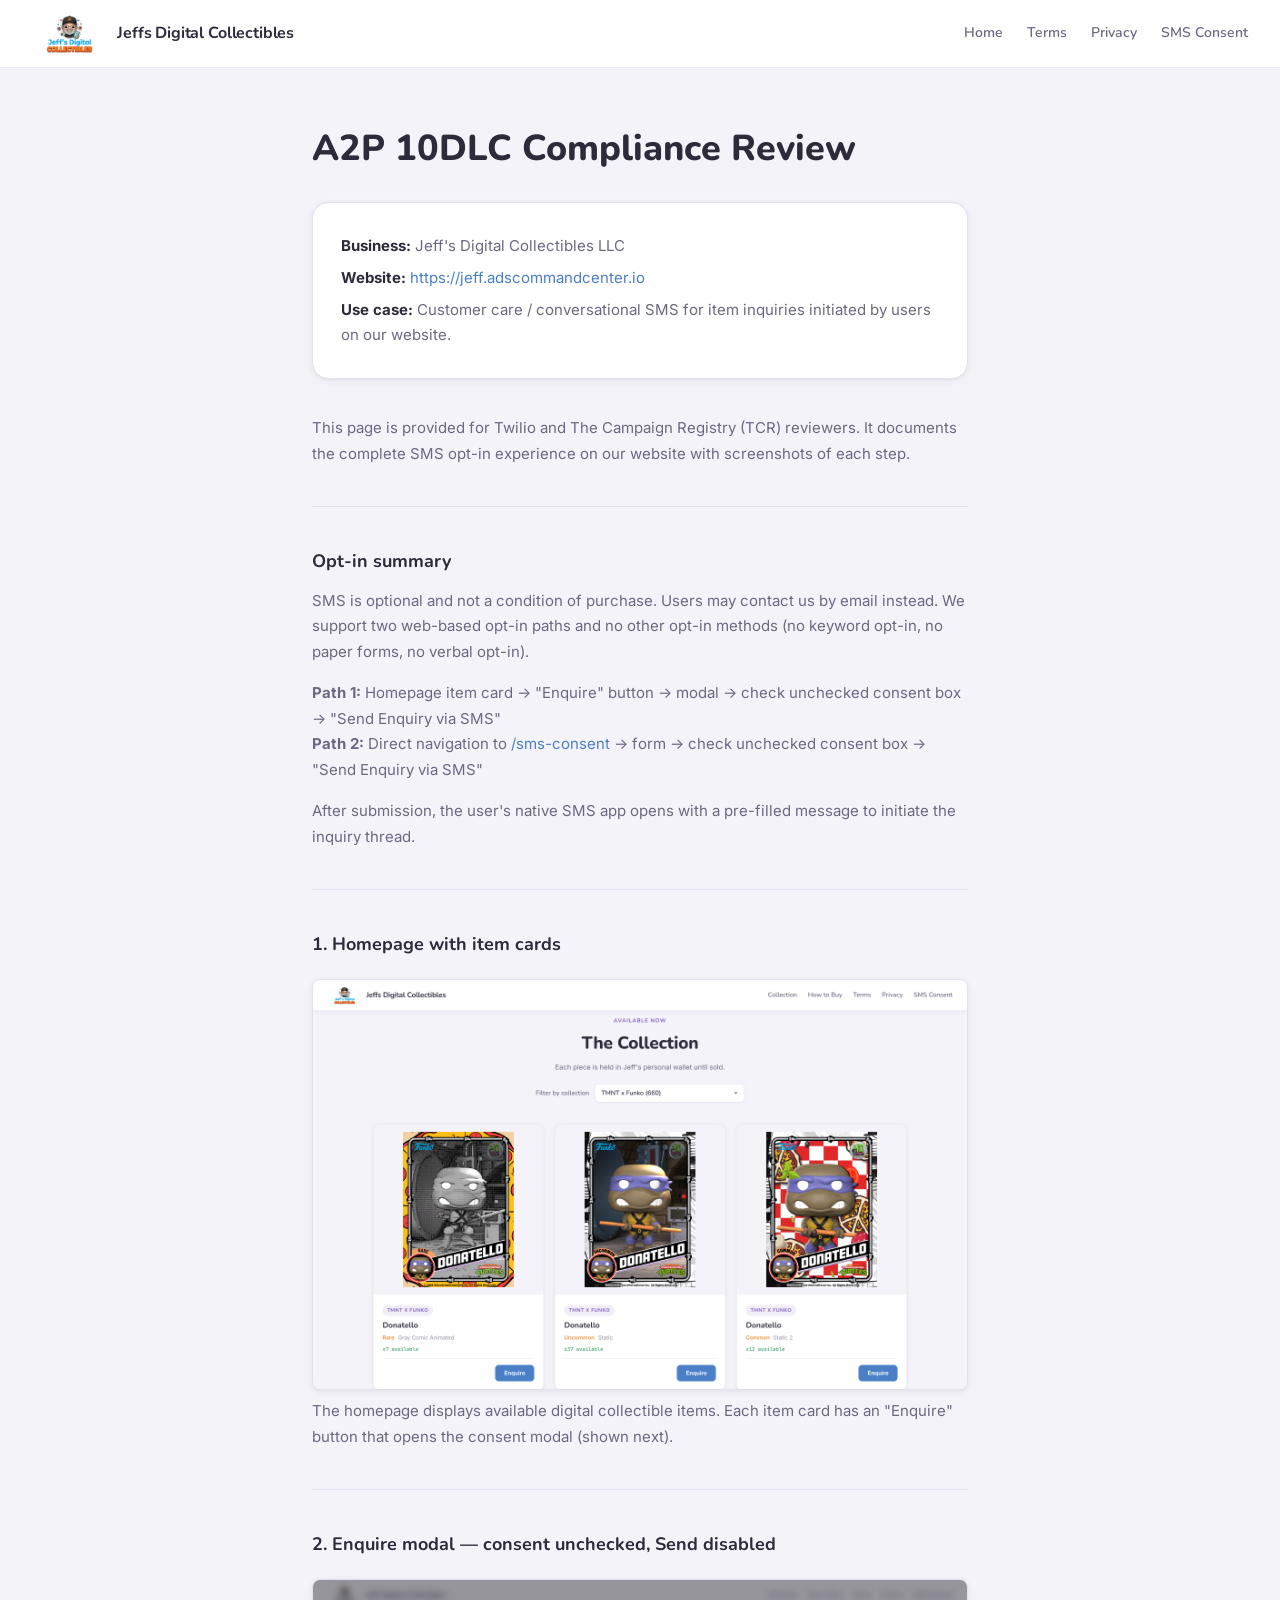
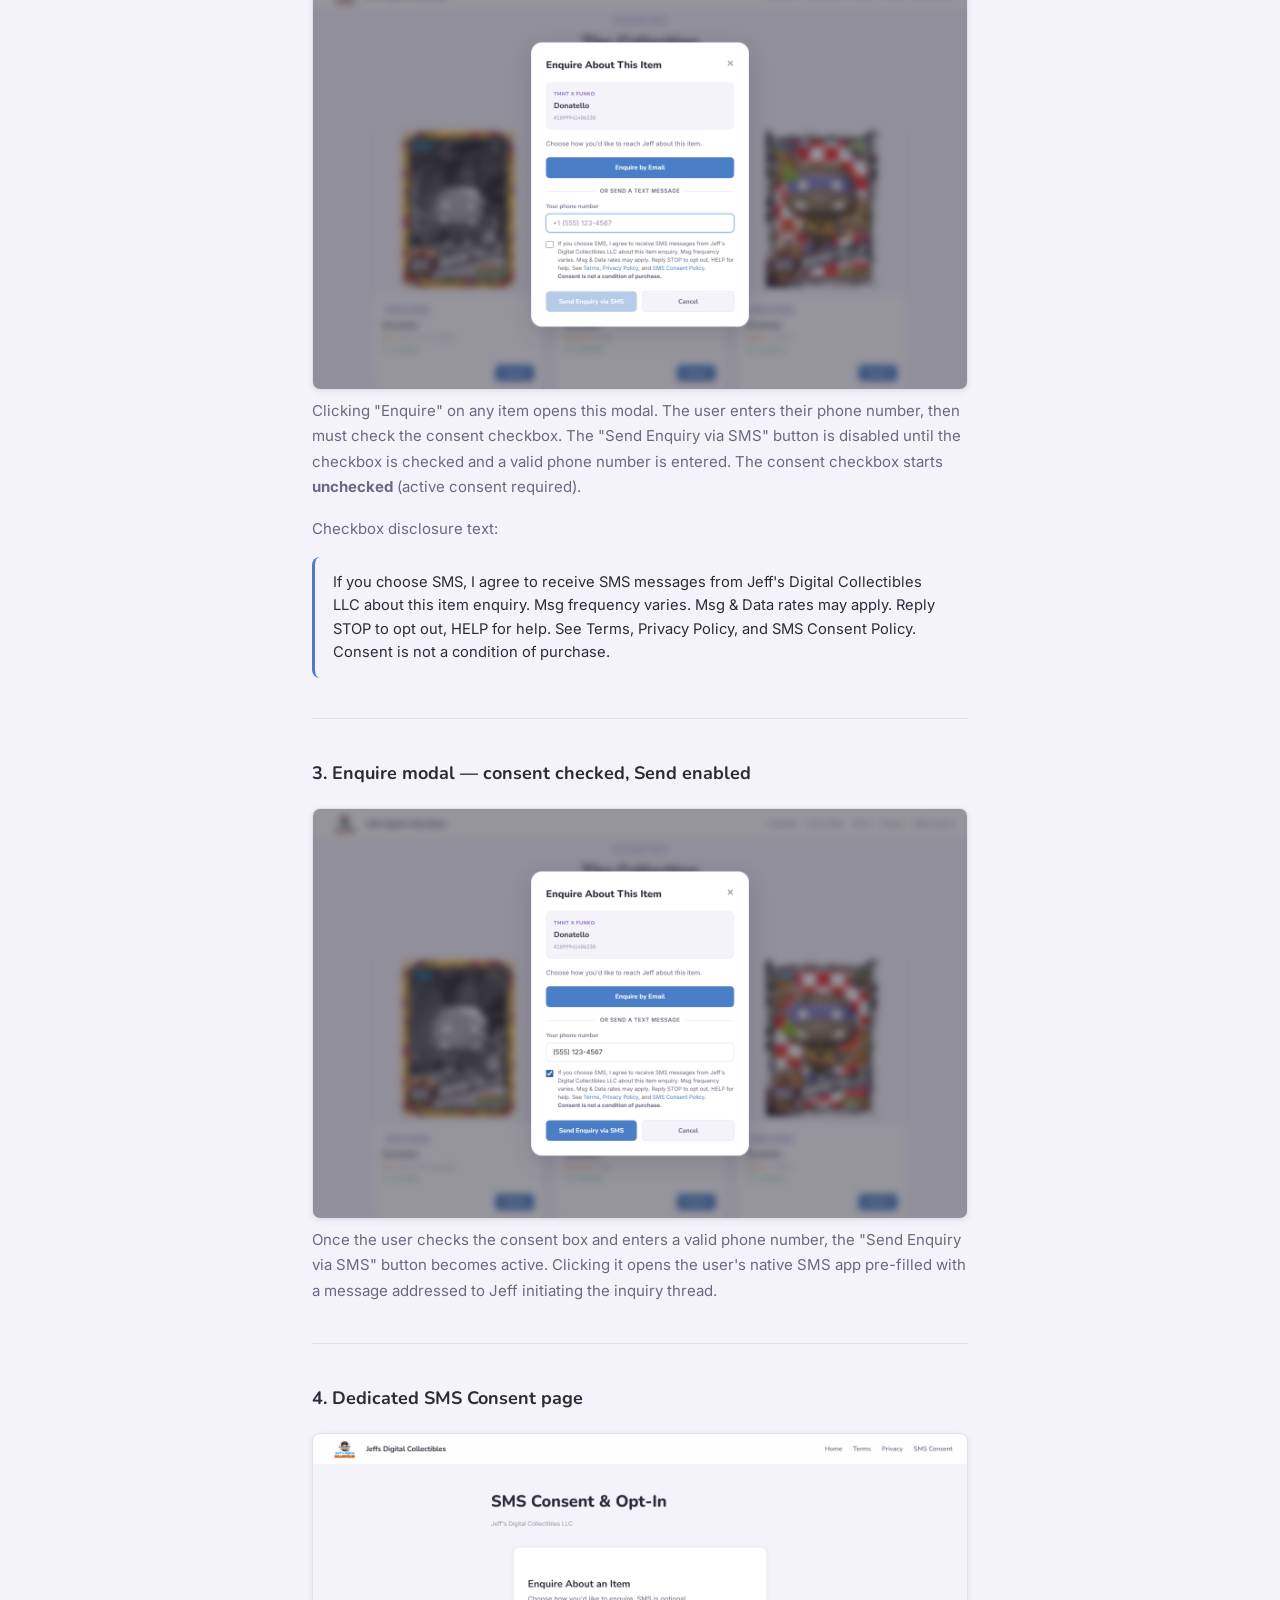
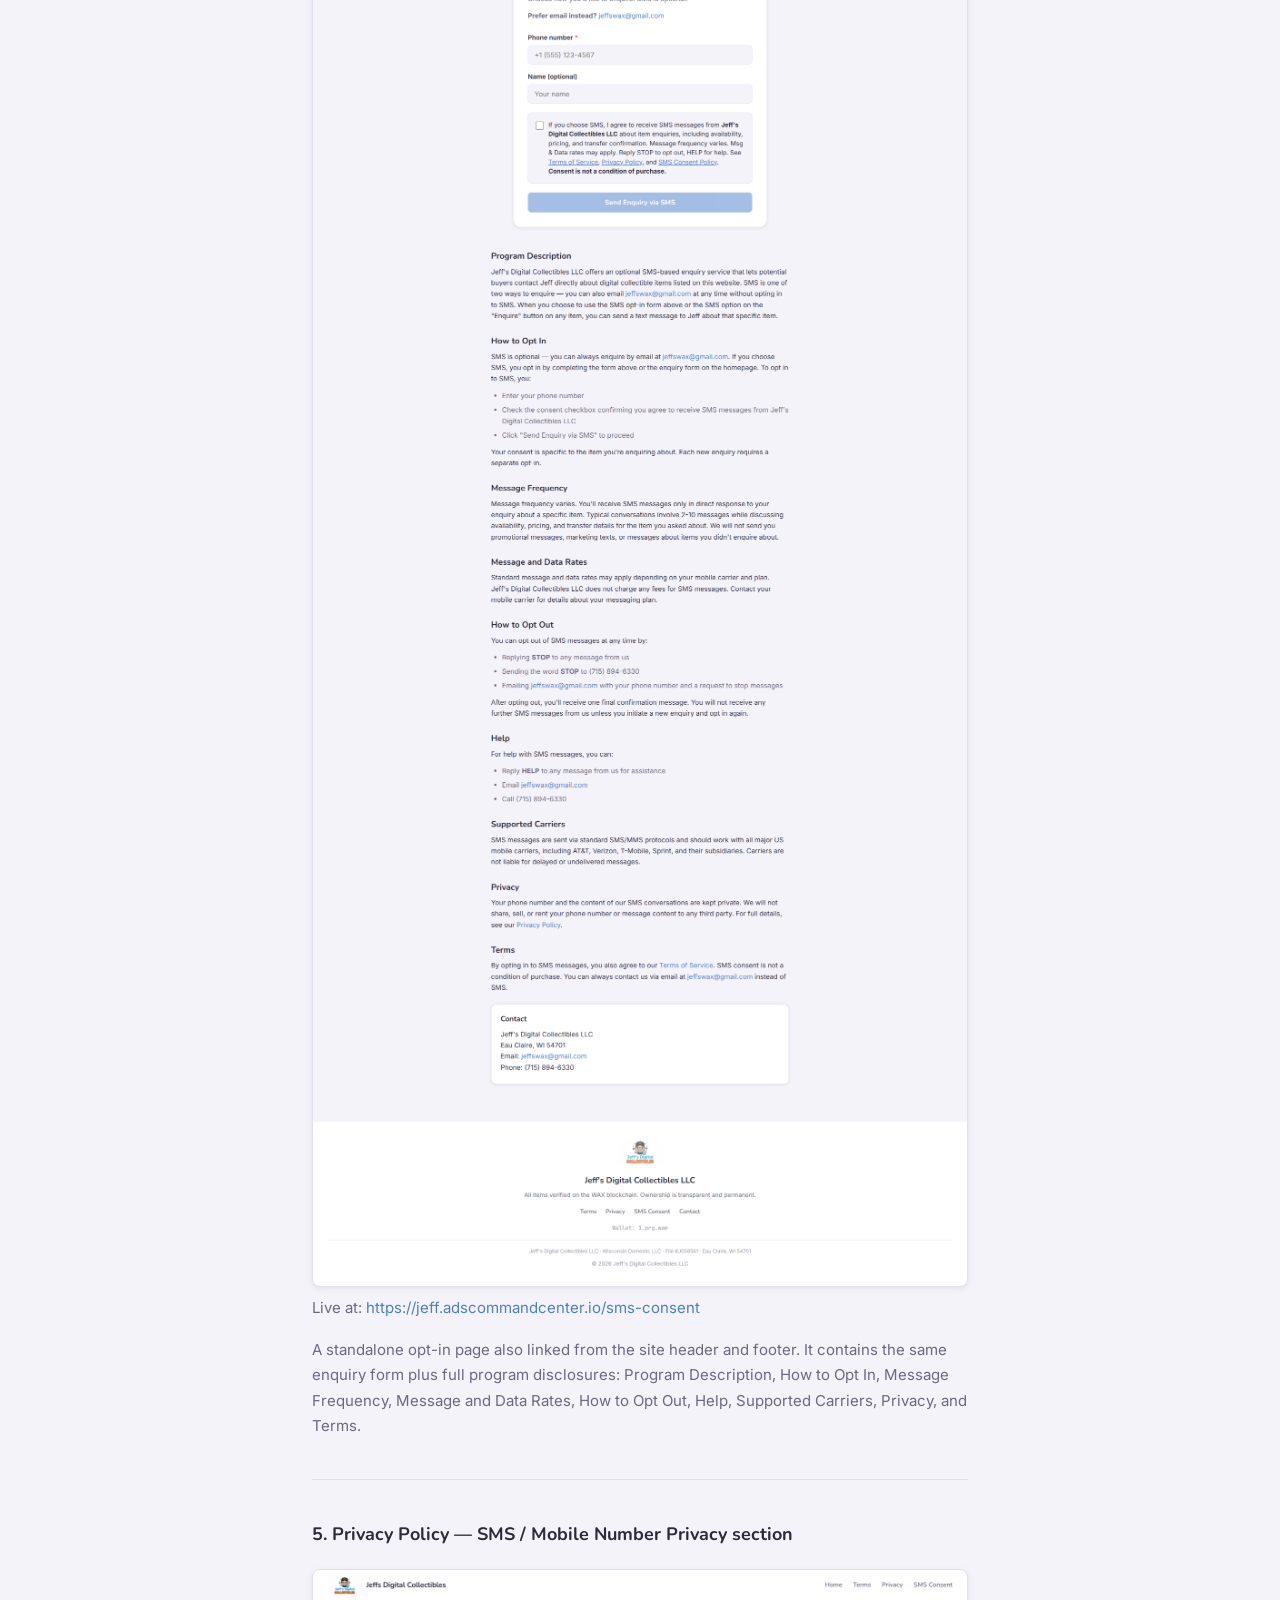
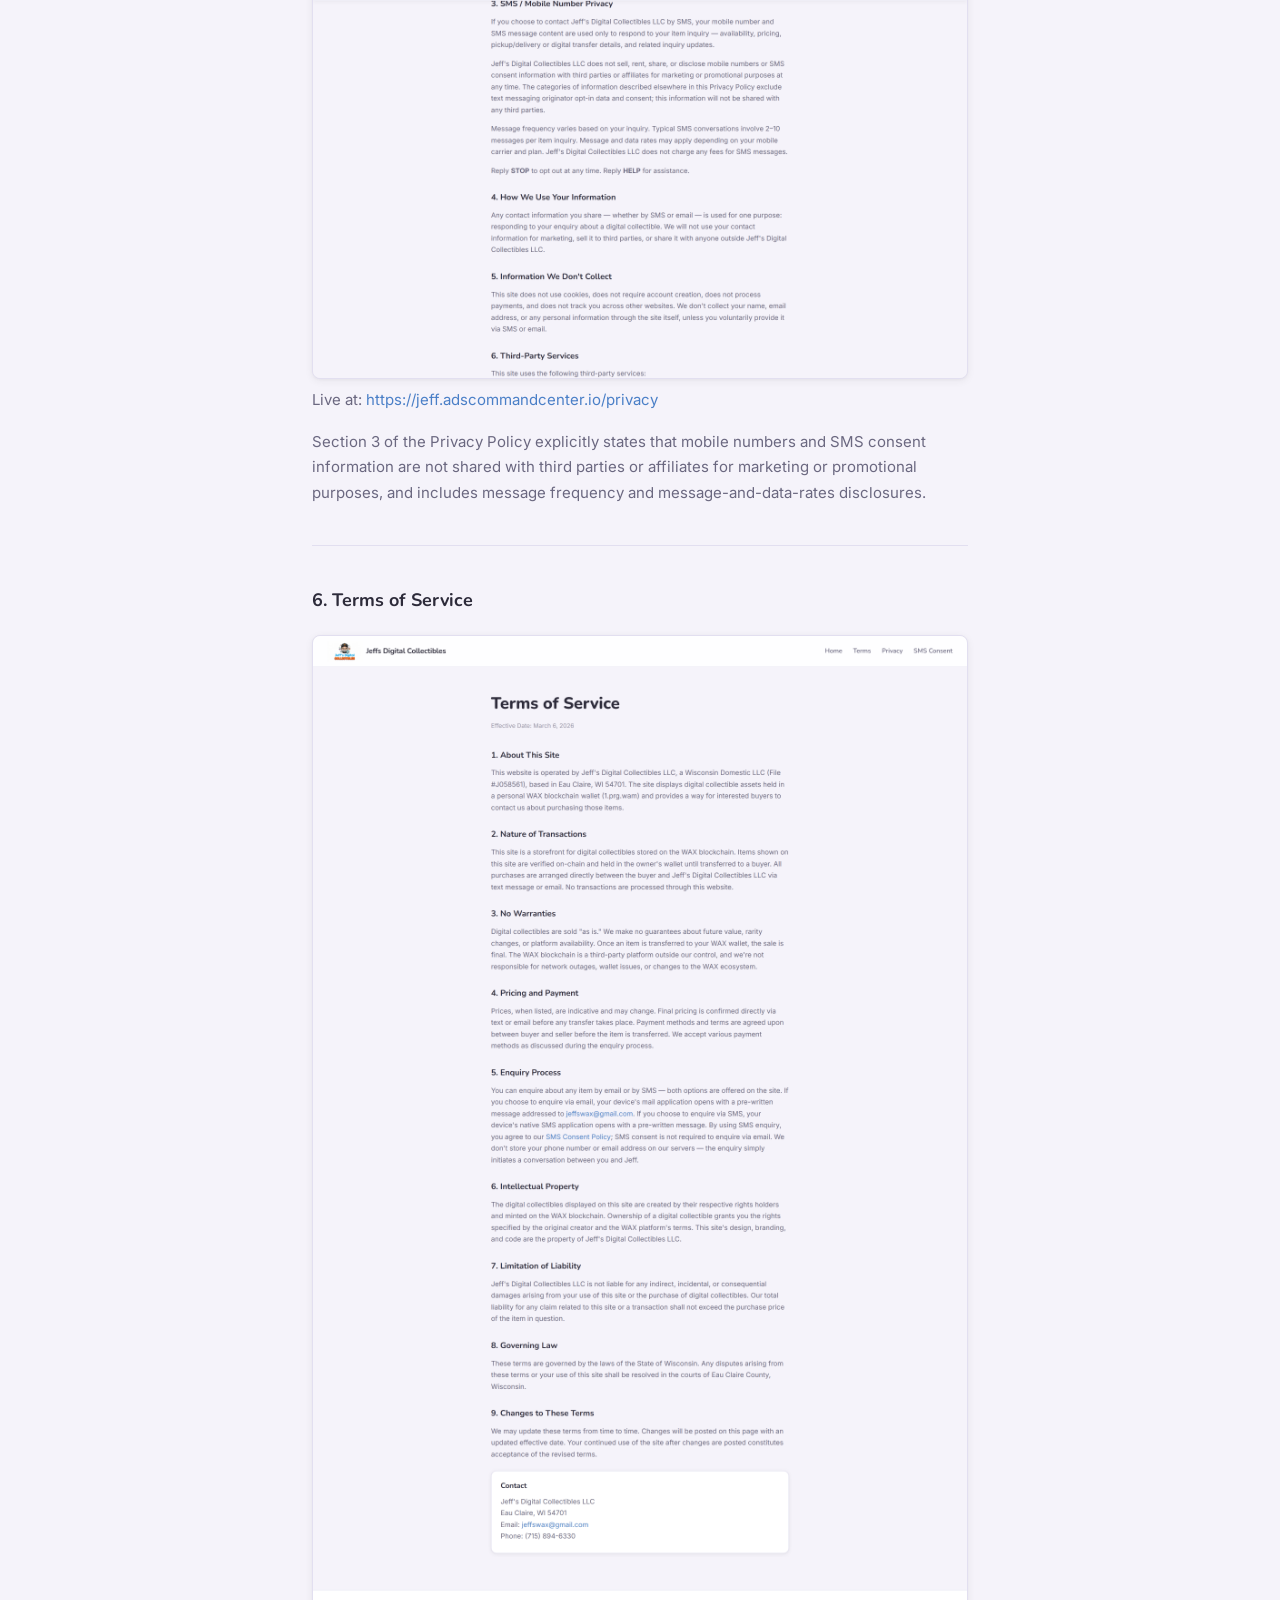
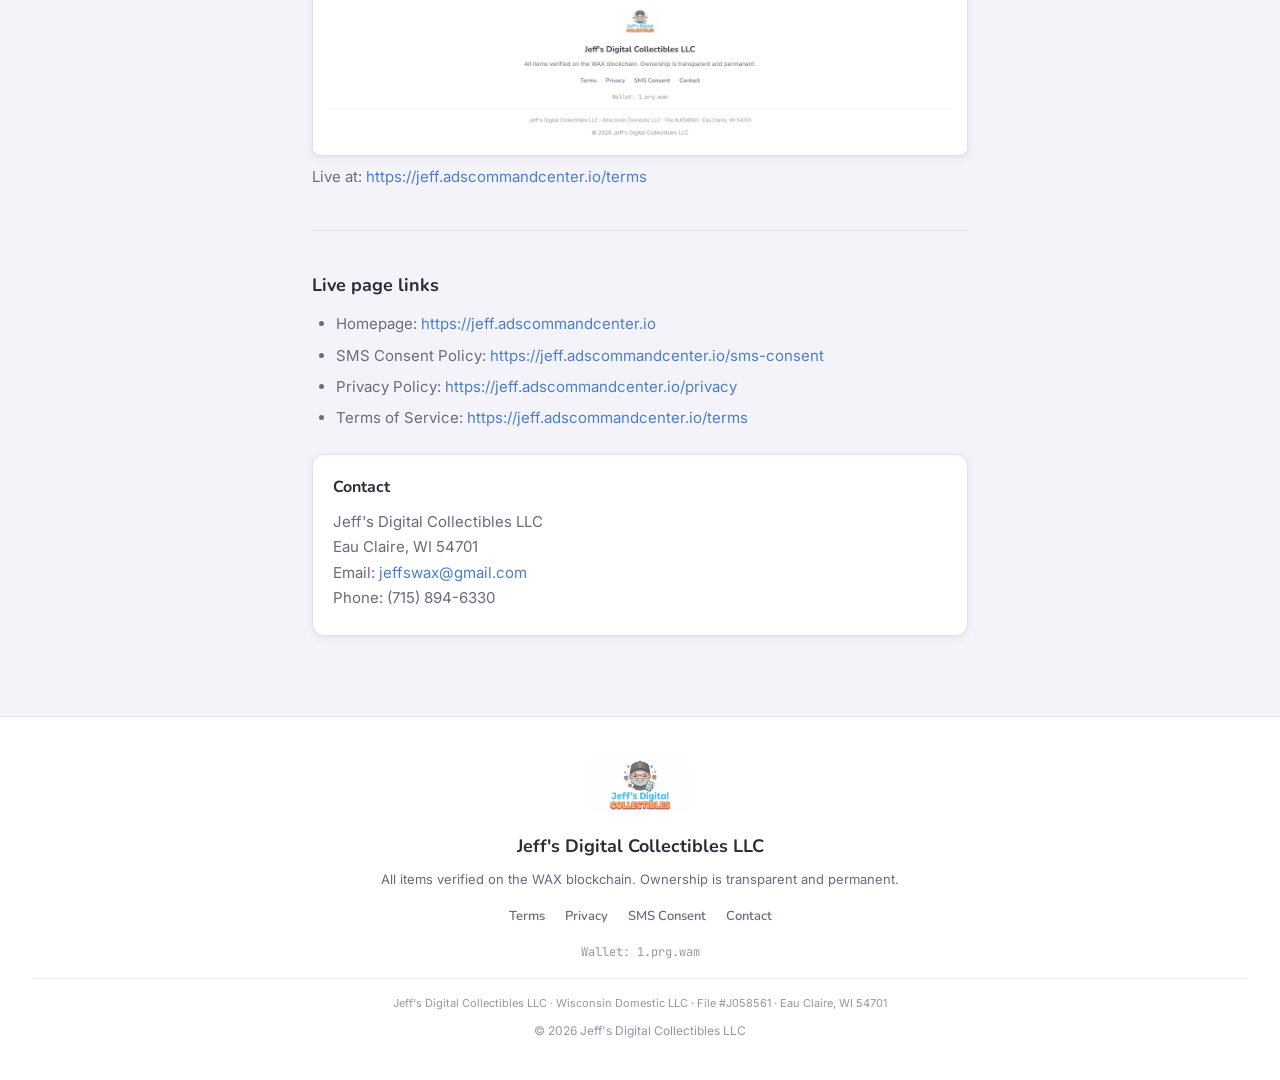
<file: a2p-review.html>
<!DOCTYPE html>
<html lang="en">
<head>
  <meta charset="UTF-8">
  <meta name="viewport" content="width=device-width, initial-scale=1.0">
  <title>A2P 10DLC Compliance Review - Jeffs Digital Collectibles</title>
  <meta name="description" content="A2P 10DLC compliance review page for Twilio and TCR reviewers documenting the SMS opt-in experience on jeff.adscommandcenter.io.">
  <link rel="preconnect" href="https://fonts.googleapis.com">
  <link rel="preconnect" href="https://fonts.gstatic.com" crossorigin>
  <link href="https://fonts.googleapis.com/css2?family=Nunito:wght@500;600;700;800&family=Inter:wght@400;500;600;700&family=JetBrains+Mono:wght@400;500&display=swap" rel="stylesheet">
  <link rel="stylesheet" href="/style.css">
  <style>
    .a2p-summary {
      background: var(--color-bg-card);
      border: 1px solid var(--color-border);
      border-radius: var(--radius-lg);
      padding: 1.5rem 1.75rem;
      margin: 1.5rem 0 2.25rem;
      box-shadow: var(--shadow-card);
    }
    .a2p-summary p {
      margin: 0.4rem 0;
    }
    .a2p-summary .label {
      font-weight: 700;
      color: var(--color-text);
    }
    .a2p-screenshot {
      display: block;
      width: 100%;
      max-width: 900px;
      margin: 1.25rem auto 0.5rem;
      border: 1px solid var(--color-border);
      border-radius: var(--radius-sm);
      box-shadow: var(--shadow-card);
      background: var(--color-bg);
    }
    .a2p-caption {
      max-width: 900px;
      margin: 0 auto 2rem;
      color: var(--color-text);
      font-size: 0.95rem;
      line-height: 1.65;
    }
    .a2p-quote {
      max-width: 900px;
      margin: 0.5rem auto 2rem;
      padding: 0.85rem 1.1rem;
      background: var(--color-bg);
      border-left: 3px solid var(--color-blue);
      border-radius: var(--radius-sm);
      color: var(--color-text);
      font-size: 0.92rem;
      line-height: 1.6;
    }
    .a2p-divider {
      border: none;
      border-top: 1px solid var(--color-border);
      margin: 2.5rem 0;
    }
    .a2p-links ul {
      padding-left: 1.5rem;
    }
    .a2p-links li {
      margin-bottom: 0.35rem;
    }
  </style>
</head>
<body>

  <!-- NAV -->
  <nav class="site-nav" id="site-nav">
    <a href="/" class="nav-brand">
      <img src="/logo.png" alt="Jeff's Digital Collectibles" class="nav-logo-img">
      <span class="nav-brand-text">Jeffs Digital Collectibles</span>
    </a>
    <div class="nav-links" id="nav-links">
      <a href="/" class="nav-link">Home</a>
      <a href="/terms" class="nav-link">Terms</a>
      <a href="/privacy" class="nav-link">Privacy</a>
      <a href="/sms-consent" class="nav-link">SMS Consent</a>
    </div>
    <button class="nav-hamburger" id="nav-hamburger" aria-label="Menu">
      <span></span><span></span><span></span>
    </button>
  </nav>

  <!-- CONTENT -->
  <main class="legal-page">
    <h1>A2P 10DLC Compliance Review</h1>

    <div class="a2p-summary">
      <p><span class="label">Business:</span> Jeff's Digital Collectibles LLC</p>
      <p><span class="label">Website:</span> <a href="https://jeff.adscommandcenter.io" target="_blank" rel="noopener">https://jeff.adscommandcenter.io</a></p>
      <p><span class="label">Use case:</span> Customer care / conversational SMS for item inquiries initiated by users on our website.</p>
    </div>

    <p>This page is provided for Twilio and The Campaign Registry (TCR) reviewers. It documents the complete SMS opt-in experience on our website with screenshots of each step.</p>

    <hr class="a2p-divider">

    <h2>Opt-in summary</h2>
    <p>SMS is optional and not a condition of purchase. Users may contact us by email instead. We support two web-based opt-in paths and no other opt-in methods (no keyword opt-in, no paper forms, no verbal opt-in).</p>
    <p><strong>Path 1:</strong> Homepage item card &rarr; "Enquire" button &rarr; modal &rarr; check unchecked consent box &rarr; "Send Enquiry via SMS"<br>
    <strong>Path 2:</strong> Direct navigation to <a href="/sms-consent">/sms-consent</a> &rarr; form &rarr; check unchecked consent box &rarr; "Send Enquiry via SMS"</p>
    <p>After submission, the user's native SMS app opens with a pre-filled message to initiate the inquiry thread.</p>

    <hr class="a2p-divider">

    <h2>1. Homepage with item cards</h2>
    <img src="/a2p/01-homepage-collection.png" alt="Homepage showing the digital collectibles grid with Enquire buttons on each item card" class="a2p-screenshot">
    <p class="a2p-caption">The homepage displays available digital collectible items. Each item card has an "Enquire" button that opens the consent modal (shown next).</p>

    <hr class="a2p-divider">

    <h2>2. Enquire modal &mdash; consent unchecked, Send disabled</h2>
    <img src="/a2p/02-enquire-modal-unchecked.png" alt="Enquire About This Item modal with consent checkbox unchecked and Send Enquiry via SMS button disabled" class="a2p-screenshot">
    <p class="a2p-caption">Clicking "Enquire" on any item opens this modal. The user enters their phone number, then must check the consent checkbox. The "Send Enquiry via SMS" button is disabled until the checkbox is checked and a valid phone number is entered. The consent checkbox starts <strong>unchecked</strong> (active consent required).</p>
    <p class="a2p-caption">Checkbox disclosure text:</p>
    <div class="a2p-quote">If you choose SMS, I agree to receive SMS messages from Jeff's Digital Collectibles LLC about this item enquiry. Msg frequency varies. Msg &amp; Data rates may apply. Reply STOP to opt out, HELP for help. See Terms, Privacy Policy, and SMS Consent Policy. Consent is not a condition of purchase.</div>

    <hr class="a2p-divider">

    <h2>3. Enquire modal &mdash; consent checked, Send enabled</h2>
    <img src="/a2p/03-enquire-modal-checked.png" alt="Same modal with consent checkbox checked and Send Enquiry via SMS button enabled" class="a2p-screenshot">
    <p class="a2p-caption">Once the user checks the consent box and enters a valid phone number, the "Send Enquiry via SMS" button becomes active. Clicking it opens the user's native SMS app pre-filled with a message addressed to Jeff initiating the inquiry thread.</p>

    <hr class="a2p-divider">

    <h2>4. Dedicated SMS Consent page</h2>
    <img src="/a2p/04-sms-consent-page.png" alt="Full SMS Consent and Opt-In page with form and program disclosures" class="a2p-screenshot">
    <p class="a2p-caption">Live at: <a href="https://jeff.adscommandcenter.io/sms-consent" target="_blank" rel="noopener">https://jeff.adscommandcenter.io/sms-consent</a></p>
    <p class="a2p-caption">A standalone opt-in page also linked from the site header and footer. It contains the same enquiry form plus full program disclosures: Program Description, How to Opt In, Message Frequency, Message and Data Rates, How to Opt Out, Help, Supported Carriers, Privacy, and Terms.</p>

    <hr class="a2p-divider">

    <h2>5. Privacy Policy &mdash; SMS / Mobile Number Privacy section</h2>
    <img src="/a2p/05-privacy-policy-sms-section.png" alt="Privacy Policy Section 3 showing SMS and mobile number privacy disclosures" class="a2p-screenshot">
    <p class="a2p-caption">Live at: <a href="https://jeff.adscommandcenter.io/privacy" target="_blank" rel="noopener">https://jeff.adscommandcenter.io/privacy</a></p>
    <p class="a2p-caption">Section 3 of the Privacy Policy explicitly states that mobile numbers and SMS consent information are not shared with third parties or affiliates for marketing or promotional purposes, and includes message frequency and message-and-data-rates disclosures.</p>

    <hr class="a2p-divider">

    <h2>6. Terms of Service</h2>
    <img src="/a2p/06-terms-of-service.png" alt="Terms of Service page" class="a2p-screenshot">
    <p class="a2p-caption">Live at: <a href="https://jeff.adscommandcenter.io/terms" target="_blank" rel="noopener">https://jeff.adscommandcenter.io/terms</a></p>

    <hr class="a2p-divider">

    <h2>Live page links</h2>
    <div class="a2p-links">
      <ul>
        <li>Homepage: <a href="https://jeff.adscommandcenter.io" target="_blank" rel="noopener">https://jeff.adscommandcenter.io</a></li>
        <li>SMS Consent Policy: <a href="https://jeff.adscommandcenter.io/sms-consent" target="_blank" rel="noopener">https://jeff.adscommandcenter.io/sms-consent</a></li>
        <li>Privacy Policy: <a href="https://jeff.adscommandcenter.io/privacy" target="_blank" rel="noopener">https://jeff.adscommandcenter.io/privacy</a></li>
        <li>Terms of Service: <a href="https://jeff.adscommandcenter.io/terms" target="_blank" rel="noopener">https://jeff.adscommandcenter.io/terms</a></li>
      </ul>
    </div>

    <div class="legal-contact">
      <h3>Contact</h3>
      <p>
        Jeff's Digital Collectibles LLC<br>
        Eau Claire, WI 54701<br>
        Email: <a href="mailto:jeffswax@gmail.com">jeffswax@gmail.com</a><br>
        Phone: (715) 894-6330
      </p>
    </div>
  </main>

  <!-- FOOTER -->
  <footer class="site-footer">
    <img src="/logo.png" alt="Jeff's Digital Collectibles" class="footer-logo-img">
    <div class="footer-brand">Jeff's Digital Collectibles LLC</div>
    <div class="footer-note">All items verified on the WAX blockchain. Ownership is transparent and permanent.</div>
    <div class="footer-links">
      <a href="/terms">Terms</a>
      <a href="/privacy">Privacy</a>
      <a href="/sms-consent">SMS Consent</a>
      <a href="mailto:jeffswax@gmail.com">Contact</a>
    </div>
    <div class="footer-wallet">Wallet: 1.prg.wam</div>
    <div class="footer-legal">
      Jeff's Digital Collectibles LLC &middot; Wisconsin Domestic LLC &middot; File #J058561 &middot; Eau Claire, WI 54701
    </div>
    <div class="footer-copy">&copy; 2026 Jeff's Digital Collectibles LLC</div>
  </footer>

  <script>
    var hamburger = document.getElementById('nav-hamburger');
    var navLinks = document.getElementById('nav-links');
    if (hamburger) {
      hamburger.addEventListener('click', function () {
        navLinks.classList.toggle('open');
        hamburger.classList.toggle('open');
      });
      navLinks.addEventListener('click', function (e) {
        if (e.target.classList.contains('nav-link')) {
          navLinks.classList.remove('open');
          hamburger.classList.remove('open');
        }
      });
    }
    var navEl = document.getElementById('site-nav');
    window.addEventListener('scroll', function () {
      if (window.scrollY > 40) navEl.classList.add('scrolled');
      else navEl.classList.remove('scrolled');
    });
  </script>
</body>
</html>
</file>
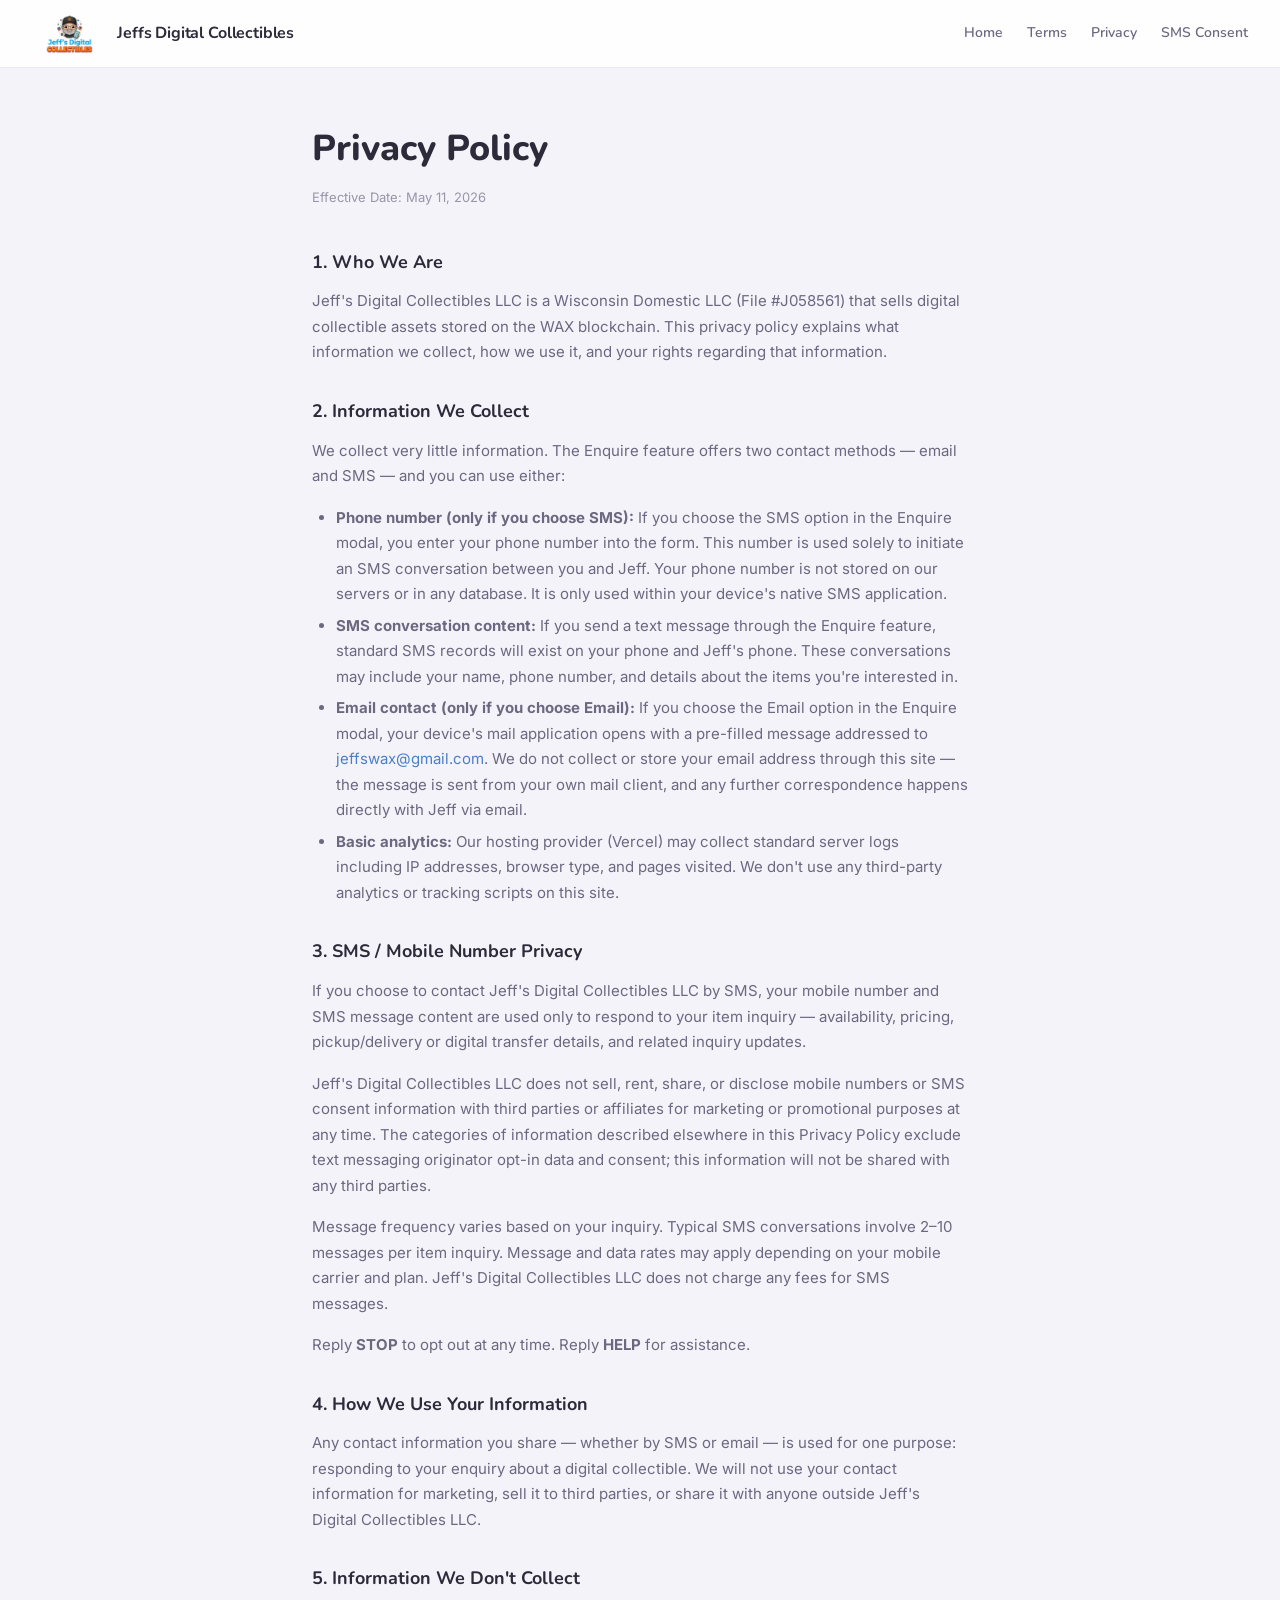
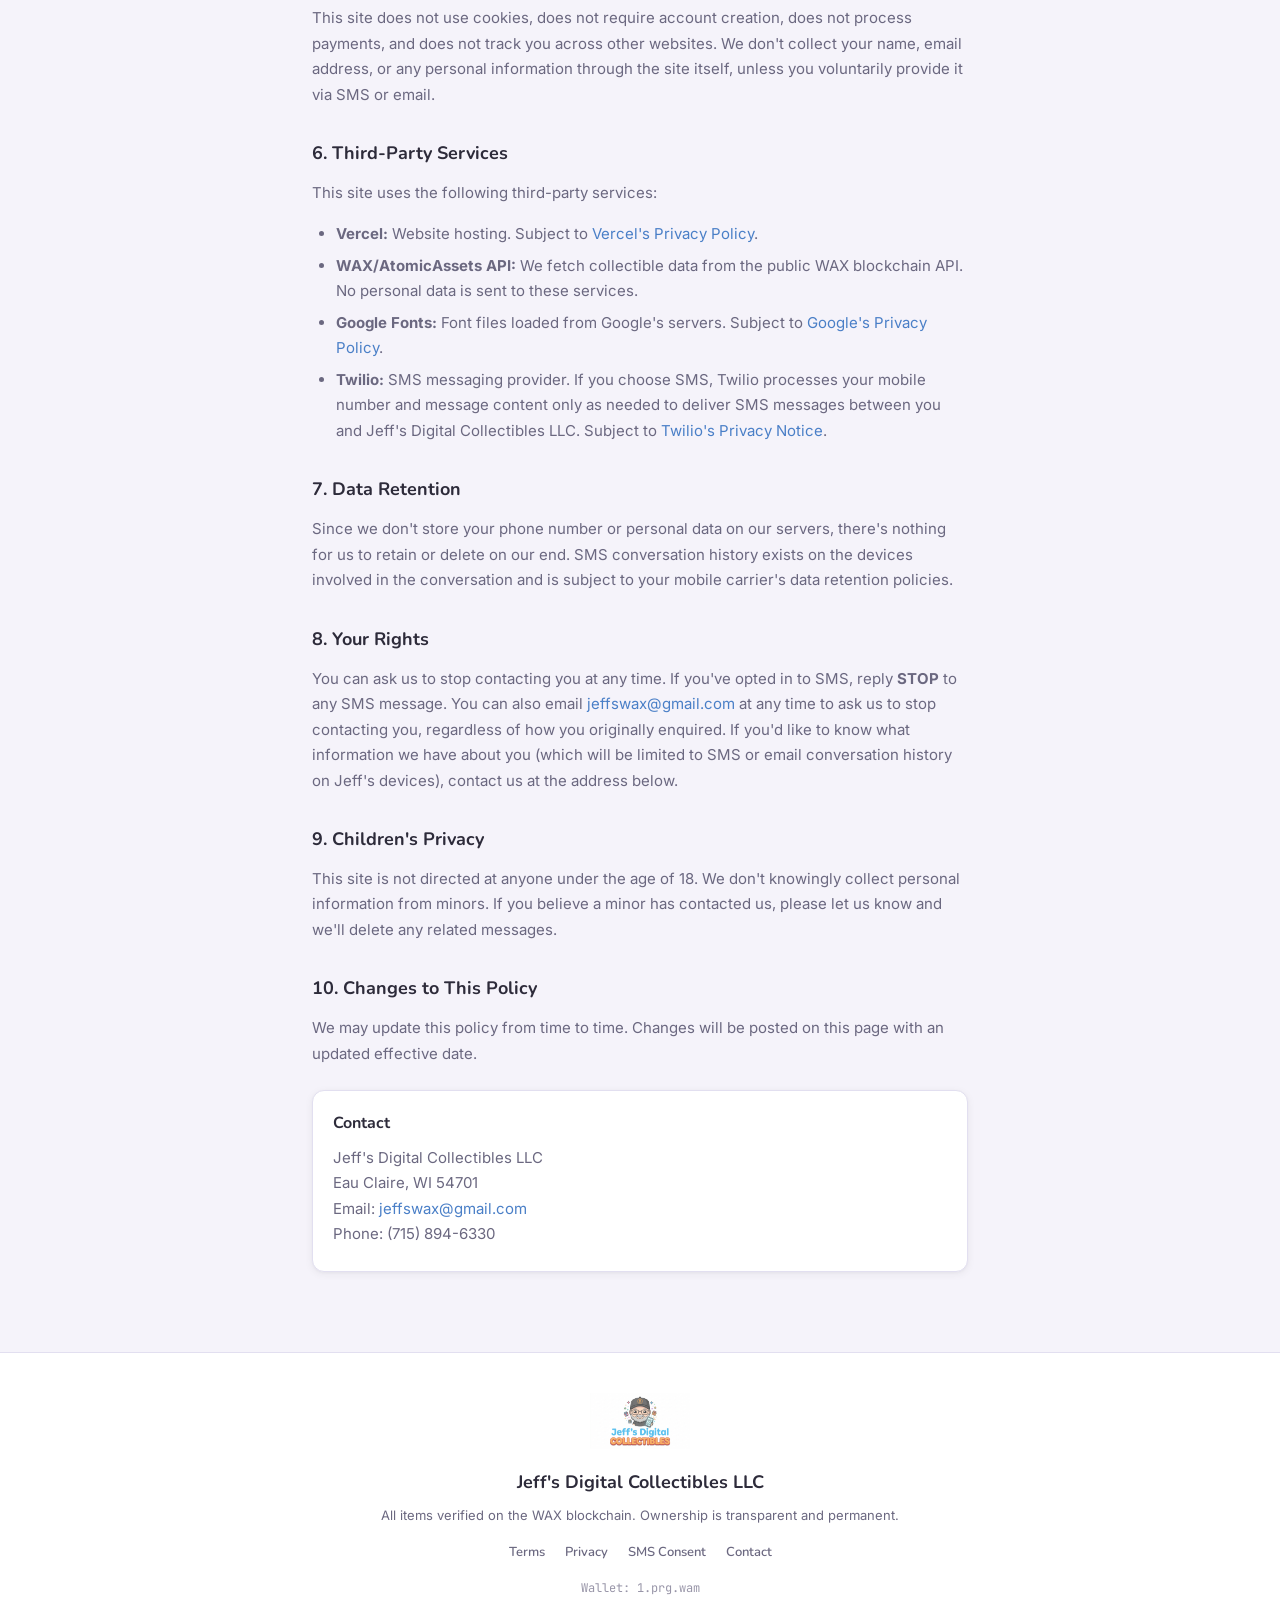
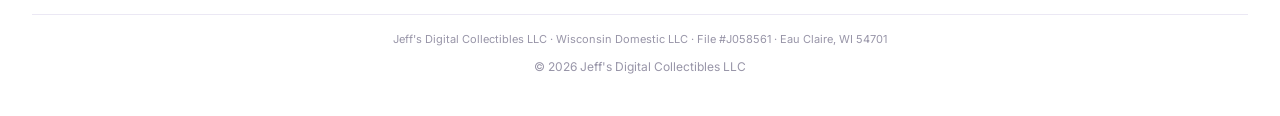
<file: privacy.html>
<!DOCTYPE html>
<html lang="en">
<head>
  <meta charset="UTF-8">
  <meta name="viewport" content="width=device-width, initial-scale=1.0">
  <title>Privacy Policy - Jeffs Digital Collectibles</title>
  <meta name="description" content="Privacy Policy for Jeff's Digital Collectibles LLC.">
  <link rel="preconnect" href="https://fonts.googleapis.com">
  <link rel="preconnect" href="https://fonts.gstatic.com" crossorigin>
  <link href="https://fonts.googleapis.com/css2?family=Nunito:wght@500;600;700;800&family=Inter:wght@400;500;600;700&family=JetBrains+Mono:wght@400;500&display=swap" rel="stylesheet">
  <link rel="stylesheet" href="/style.css">
</head>
<body>

  <!-- NAV -->
  <nav class="site-nav" id="site-nav">
    <a href="/" class="nav-brand">
      <img src="/logo.png" alt="Jeff's Digital Collectibles" class="nav-logo-img">
      <span class="nav-brand-text">Jeffs Digital Collectibles</span>
    </a>
    <div class="nav-links" id="nav-links">
      <a href="/" class="nav-link">Home</a>
      <a href="/terms" class="nav-link">Terms</a>
      <a href="/privacy" class="nav-link">Privacy</a>
      <a href="/sms-consent" class="nav-link">SMS Consent</a>
    </div>
    <button class="nav-hamburger" id="nav-hamburger" aria-label="Menu">
      <span></span><span></span><span></span>
    </button>
  </nav>

  <!-- CONTENT -->
  <main class="legal-page">
    <h1>Privacy Policy</h1>
    <p class="legal-effective">Effective Date: May 11, 2026</p>

    <h2>1. Who We Are</h2>
    <p>Jeff's Digital Collectibles LLC is a Wisconsin Domestic LLC (File #J058561) that sells digital collectible assets stored on the WAX blockchain. This privacy policy explains what information we collect, how we use it, and your rights regarding that information.</p>

    <h2>2. Information We Collect</h2>
    <p>We collect very little information. The Enquire feature offers two contact methods — email and SMS — and you can use either:</p>
    <ul>
      <li><strong>Phone number (only if you choose SMS):</strong> If you choose the SMS option in the Enquire modal, you enter your phone number into the form. This number is used solely to initiate an SMS conversation between you and Jeff. Your phone number is not stored on our servers or in any database. It is only used within your device's native SMS application.</li>
      <li><strong>SMS conversation content:</strong> If you send a text message through the Enquire feature, standard SMS records will exist on your phone and Jeff's phone. These conversations may include your name, phone number, and details about the items you're interested in.</li>
      <li><strong>Email contact (only if you choose Email):</strong> If you choose the Email option in the Enquire modal, your device's mail application opens with a pre-filled message addressed to <a href="mailto:jeffswax@gmail.com">jeffswax@gmail.com</a>. We do not collect or store your email address through this site — the message is sent from your own mail client, and any further correspondence happens directly with Jeff via email.</li>
      <li><strong>Basic analytics:</strong> Our hosting provider (Vercel) may collect standard server logs including IP addresses, browser type, and pages visited. We don't use any third-party analytics or tracking scripts on this site.</li>
    </ul>

    <h2>3. SMS / Mobile Number Privacy</h2>
    <p>If you choose to contact Jeff's Digital Collectibles LLC by SMS, your mobile number and SMS message content are used only to respond to your item inquiry — availability, pricing, pickup/delivery or digital transfer details, and related inquiry updates.</p>
    <p>Jeff's Digital Collectibles LLC does not sell, rent, share, or disclose mobile numbers or SMS consent information with third parties or affiliates for marketing or promotional purposes at any time. The categories of information described elsewhere in this Privacy Policy exclude text messaging originator opt-in data and consent; this information will not be shared with any third parties.</p>
    <p>Message frequency varies based on your inquiry. Typical SMS conversations involve 2–10 messages per item inquiry. Message and data rates may apply depending on your mobile carrier and plan. Jeff's Digital Collectibles LLC does not charge any fees for SMS messages.</p>
    <p>Reply <strong>STOP</strong> to opt out at any time. Reply <strong>HELP</strong> for assistance.</p>

    <h2>4. How We Use Your Information</h2>
    <p>Any contact information you share — whether by SMS or email — is used for one purpose: responding to your enquiry about a digital collectible. We will not use your contact information for marketing, sell it to third parties, or share it with anyone outside Jeff's Digital Collectibles LLC.</p>

    <h2>5. Information We Don't Collect</h2>
    <p>This site does not use cookies, does not require account creation, does not process payments, and does not track you across other websites. We don't collect your name, email address, or any personal information through the site itself, unless you voluntarily provide it via SMS or email.</p>

    <h2>6. Third-Party Services</h2>
    <p>This site uses the following third-party services:</p>
    <ul>
      <li><strong>Vercel:</strong> Website hosting. Subject to <a href="https://vercel.com/legal/privacy-policy" target="_blank" rel="noopener">Vercel's Privacy Policy</a>.</li>
      <li><strong>WAX/AtomicAssets API:</strong> We fetch collectible data from the public WAX blockchain API. No personal data is sent to these services.</li>
      <li><strong>Google Fonts:</strong> Font files loaded from Google's servers. Subject to <a href="https://policies.google.com/privacy" target="_blank" rel="noopener">Google's Privacy Policy</a>.</li>
      <li><strong>Twilio:</strong> SMS messaging provider. If you choose SMS, Twilio processes your mobile number and message content only as needed to deliver SMS messages between you and Jeff's Digital Collectibles LLC. Subject to <a href="https://www.twilio.com/en-us/legal/privacy" target="_blank" rel="noopener">Twilio's Privacy Notice</a>.</li>
    </ul>

    <h2>7. Data Retention</h2>
    <p>Since we don't store your phone number or personal data on our servers, there's nothing for us to retain or delete on our end. SMS conversation history exists on the devices involved in the conversation and is subject to your mobile carrier's data retention policies.</p>

    <h2>8. Your Rights</h2>
    <p>You can ask us to stop contacting you at any time. If you've opted in to SMS, reply <strong>STOP</strong> to any SMS message. You can also email <a href="mailto:jeffswax@gmail.com">jeffswax@gmail.com</a> at any time to ask us to stop contacting you, regardless of how you originally enquired. If you'd like to know what information we have about you (which will be limited to SMS or email conversation history on Jeff's devices), contact us at the address below.</p>

    <h2>9. Children's Privacy</h2>
    <p>This site is not directed at anyone under the age of 18. We don't knowingly collect personal information from minors. If you believe a minor has contacted us, please let us know and we'll delete any related messages.</p>

    <h2>10. Changes to This Policy</h2>
    <p>We may update this policy from time to time. Changes will be posted on this page with an updated effective date.</p>

    <div class="legal-contact">
      <h3>Contact</h3>
      <p>
        Jeff's Digital Collectibles LLC<br>
        Eau Claire, WI 54701<br>
        Email: <a href="mailto:jeffswax@gmail.com">jeffswax@gmail.com</a><br>
        Phone: (715) 894-6330
      </p>
    </div>
  </main>

  <!-- FOOTER -->
  <footer class="site-footer">
    <img src="/logo.png" alt="Jeff's Digital Collectibles" class="footer-logo-img">
    <div class="footer-brand">Jeff's Digital Collectibles LLC</div>
    <div class="footer-note">All items verified on the WAX blockchain. Ownership is transparent and permanent.</div>
    <div class="footer-links">
      <a href="/terms">Terms</a>
      <a href="/privacy">Privacy</a>
      <a href="/sms-consent">SMS Consent</a>
      <a href="mailto:jeffswax@gmail.com">Contact</a>
    </div>
    <div class="footer-wallet">Wallet: 1.prg.wam</div>
    <div class="footer-legal">
      Jeff's Digital Collectibles LLC &middot; Wisconsin Domestic LLC &middot; File #J058561 &middot; Eau Claire, WI 54701
    </div>
    <div class="footer-copy">&copy; 2026 Jeff's Digital Collectibles LLC</div>
  </footer>

  <script>
    var hamburger = document.getElementById('nav-hamburger');
    var navLinks = document.getElementById('nav-links');
    if (hamburger) {
      hamburger.addEventListener('click', function () {
        navLinks.classList.toggle('open');
        hamburger.classList.toggle('open');
      });
      navLinks.addEventListener('click', function (e) {
        if (e.target.classList.contains('nav-link')) {
          navLinks.classList.remove('open');
          hamburger.classList.remove('open');
        }
      });
    }
    var navEl = document.getElementById('site-nav');
    window.addEventListener('scroll', function () {
      if (window.scrollY > 40) navEl.classList.add('scrolled');
      else navEl.classList.remove('scrolled');
    });
  </script>
</body>
</html>
</file>
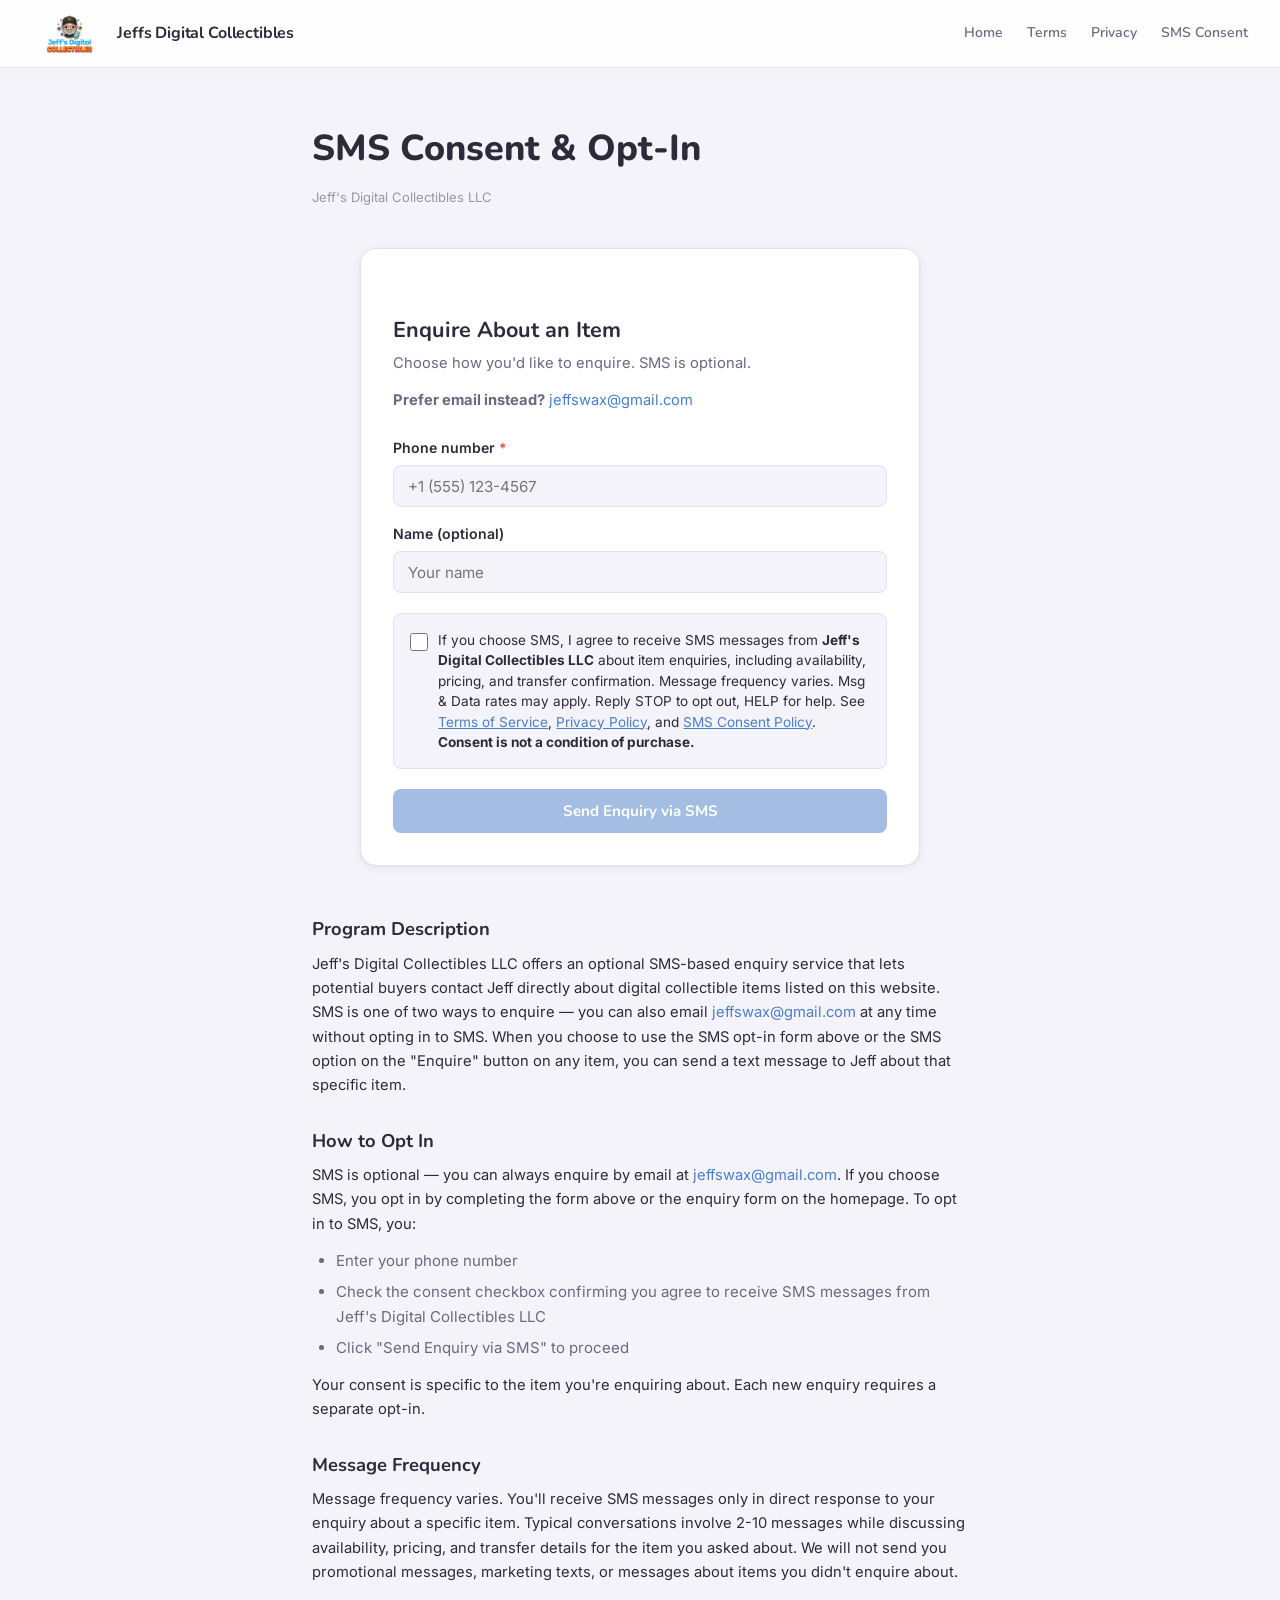
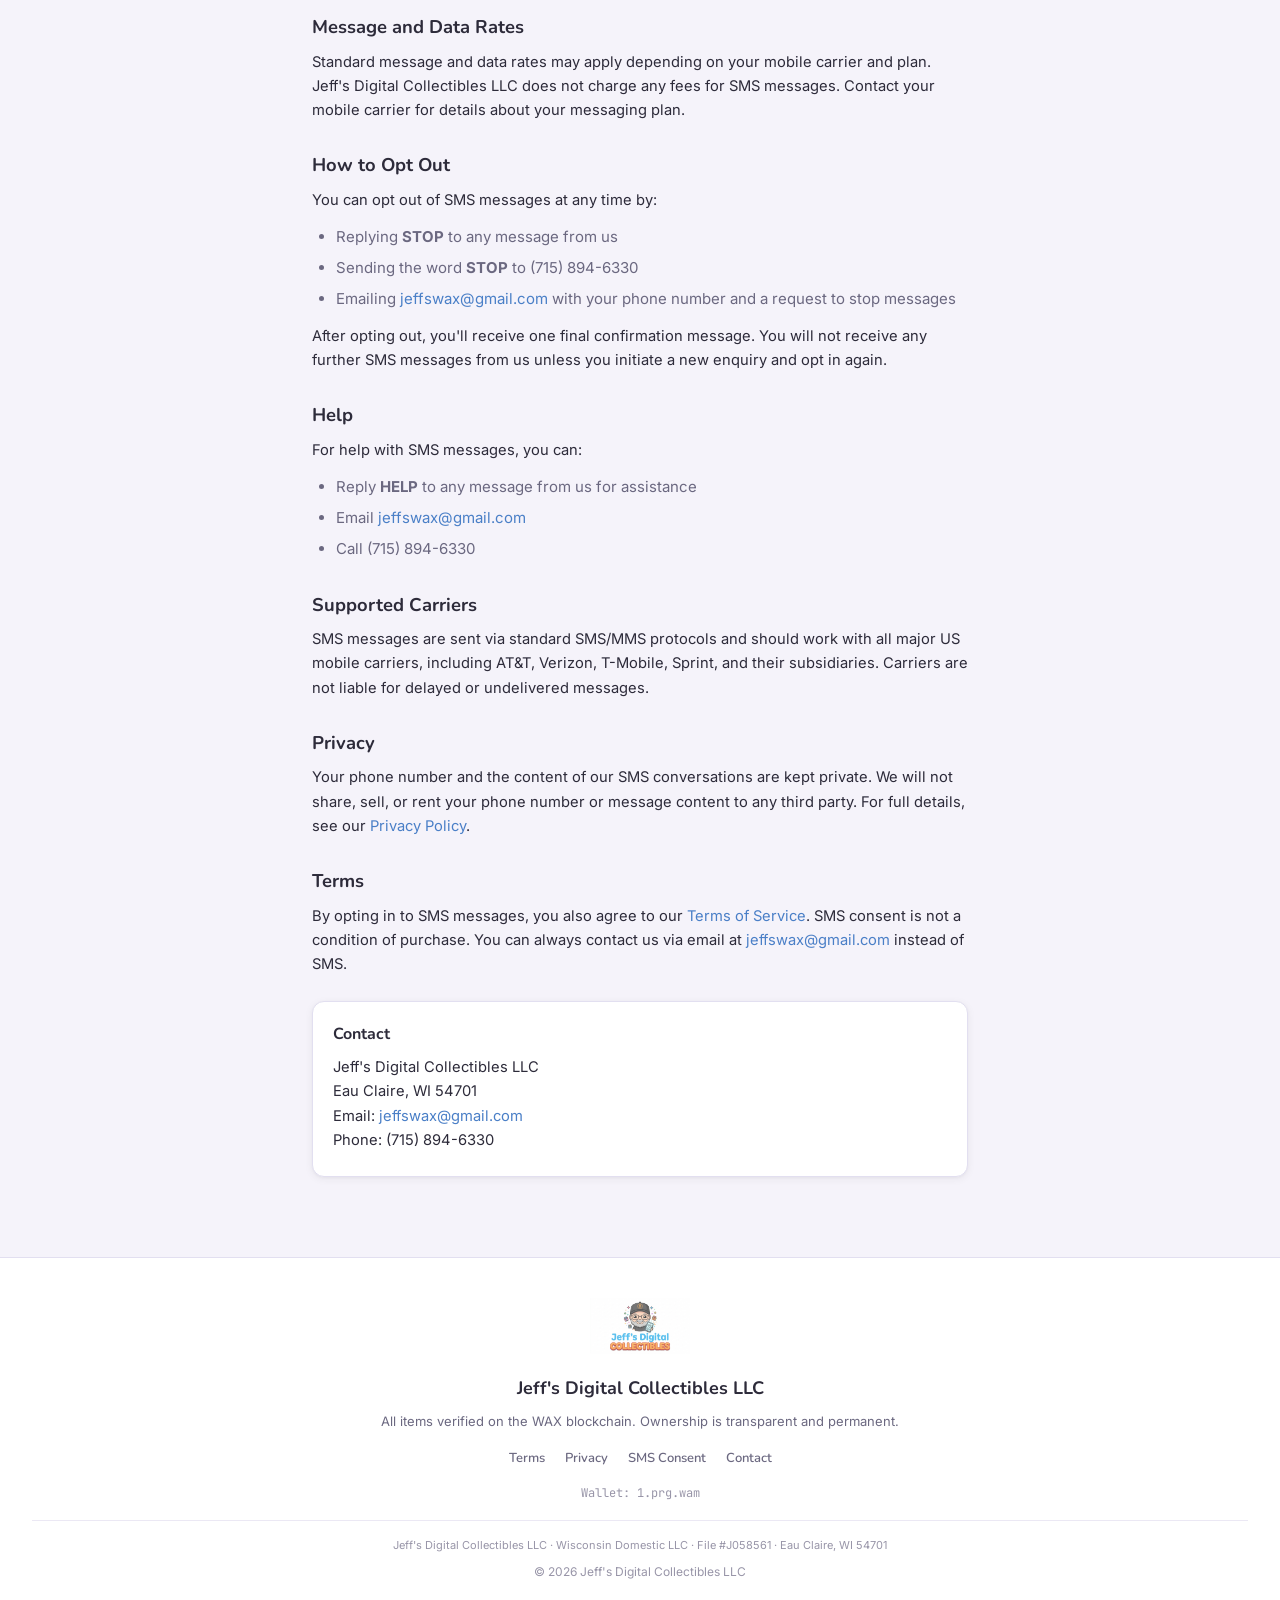
<file: sms-consent.html>
<!DOCTYPE html>
<html lang="en">
<head>
  <meta charset="UTF-8">
  <meta name="viewport" content="width=device-width, initial-scale=1.0">
  <title>SMS Consent - Jeffs Digital Collectibles</title>
  <meta name="description" content="SMS opt-in policy and consent for Jeff's Digital Collectibles LLC. SMS is optional — email is also offered.">
  <link rel="preconnect" href="https://fonts.googleapis.com">
  <link rel="preconnect" href="https://fonts.gstatic.com" crossorigin>
  <link href="https://fonts.googleapis.com/css2?family=Nunito:wght@500;600;700;800&family=Inter:wght@400;500;600;700&family=JetBrains+Mono:wght@400;500&display=swap" rel="stylesheet">
  <link rel="stylesheet" href="/style.css">
  <style>
    .consent-form-section {
      max-width: 560px;
      margin: 0 auto 3rem;
      background: var(--color-bg-card);
      border: 1px solid var(--color-border);
      border-radius: var(--radius-lg);
      padding: 2rem;
      box-shadow: var(--shadow-card);
    }
    .consent-form-section h2 {
      font-family: var(--font-display);
      font-size: 1.35rem;
      margin-bottom: 0.25rem;
    }
    .consent-form-section .form-subtitle {
      color: var(--color-text-muted);
      font-size: 0.92rem;
      margin-bottom: 1.5rem;
    }
    .consent-form-label {
      display: block;
      font-weight: 600;
      font-size: 0.88rem;
      margin-bottom: 0.35rem;
      color: var(--color-text);
    }
    .consent-form-input {
      display: block;
      width: 100%;
      padding: 0.65rem 0.85rem;
      font-size: 0.95rem;
      font-family: var(--font-body);
      border: 1px solid var(--color-border);
      border-radius: var(--radius-sm);
      background: var(--color-bg);
      color: var(--color-text);
      margin-bottom: 1rem;
      transition: border-color var(--transition);
    }
    .consent-form-input:focus {
      outline: none;
      border-color: var(--color-blue);
      box-shadow: 0 0 0 3px var(--color-blue-glow);
    }
    .consent-checkbox-wrap {
      display: flex;
      gap: 0.65rem;
      align-items: flex-start;
      margin: 1.25rem 0;
      padding: 1rem;
      background: var(--color-bg);
      border: 1px solid var(--color-border);
      border-radius: var(--radius-sm);
    }
    .consent-checkbox-wrap input[type="checkbox"] {
      margin-top: 3px;
      flex-shrink: 0;
      width: 18px;
      height: 18px;
      cursor: pointer;
    }
    .consent-checkbox-text {
      font-size: 0.85rem;
      line-height: 1.5;
      color: var(--color-text);
    }
    .consent-checkbox-text a {
      color: var(--color-blue);
      text-decoration: underline;
    }
    .consent-submit-btn {
      display: block;
      width: 100%;
      padding: 0.75rem 1.5rem;
      font-size: 0.95rem;
      font-weight: 700;
      font-family: var(--font-display);
      color: var(--color-white);
      background: var(--color-blue);
      border: none;
      border-radius: var(--radius-sm);
      cursor: pointer;
      transition: background var(--transition);
    }
    .consent-submit-btn:hover {
      background: var(--color-blue-dim);
    }
    .consent-submit-btn:disabled {
      opacity: 0.5;
      cursor: not-allowed;
    }
    .consent-confirmation {
      display: none;
      text-align: center;
      padding: 1.5rem 1rem;
    }
    .consent-confirmation.show {
      display: block;
    }
    .consent-confirmation .check-icon {
      margin-bottom: 0.75rem;
    }
    .consent-confirmation p {
      font-size: 0.95rem;
      line-height: 1.6;
      color: var(--color-text);
    }
    .consent-confirmation .confirm-main {
      font-weight: 600;
      font-size: 1.05rem;
      margin-bottom: 0.5rem;
    }
    .consent-confirmation .confirm-details {
      color: var(--color-text-muted);
      font-size: 0.88rem;
    }
    .consent-form-inner.hidden {
      display: none;
    }
    .policy-section {
      max-width: 700px;
      margin: 0 auto;
    }
    .policy-section h2 {
      font-family: var(--font-display);
      font-size: 1.15rem;
      margin-top: 1.75rem;
      margin-bottom: 0.5rem;
    }
    .policy-section p,
    .policy-section ul {
      font-size: 0.92rem;
      line-height: 1.65;
      color: var(--color-text);
      margin-bottom: 0.75rem;
    }
    .policy-section ul {
      padding-left: 1.5rem;
    }
    .policy-section li {
      margin-bottom: 0.35rem;
    }
    .policy-section a {
      color: var(--color-blue);
    }
    .legal-contact {
      margin-top: 2rem;
      padding-top: 1.25rem;
      border-top: 1px solid var(--color-border);
    }
  </style>
</head>
<body>

  <!-- NAV -->
  <nav class="site-nav" id="site-nav">
    <a href="/" class="nav-brand">
      <img src="/logo.png" alt="Jeff's Digital Collectibles" class="nav-logo-img">
      <span class="nav-brand-text">Jeffs Digital Collectibles</span>
    </a>
    <div class="nav-links" id="nav-links">
      <a href="/" class="nav-link">Home</a>
      <a href="/terms" class="nav-link">Terms</a>
      <a href="/privacy" class="nav-link">Privacy</a>
      <a href="/sms-consent" class="nav-link">SMS Consent</a>
    </div>
    <button class="nav-hamburger" id="nav-hamburger" aria-label="Menu">
      <span></span><span></span><span></span>
    </button>
  </nav>

  <!-- CONTENT -->
  <main class="legal-page">
    <h1>SMS Consent &amp; Opt-In</h1>
    <p class="legal-effective">Jeff's Digital Collectibles LLC</p>

    <!-- ========== STATIC OPT-IN FORM ========== -->
    <div class="consent-form-section">
      <h2>Enquire About an Item</h2>
      <p class="form-subtitle">Choose how you'd like to enquire. SMS is optional.</p>
      <p class="form-subtitle" style="margin-top:-0.75rem;">
        <strong>Prefer email instead?</strong>
        <a href="mailto:jeffswax@gmail.com">jeffswax@gmail.com</a>
      </p>

      <form id="consent-form" class="consent-form-inner" novalidate>
        <label class="consent-form-label" for="consent-phone">Phone number <span style="color:var(--color-error)">*</span></label>
        <input type="tel" id="consent-phone" class="consent-form-input" placeholder="+1 (555) 123-4567" autocomplete="tel" required>

        <label class="consent-form-label" for="consent-name">Name (optional)</label>
        <input type="text" id="consent-name" class="consent-form-input" placeholder="Your name" autocomplete="name">

        <div class="consent-checkbox-wrap">
          <input type="checkbox" id="consent-check">
          <span class="consent-checkbox-text">
            If you choose SMS, I agree to receive SMS messages from <strong>Jeff's Digital Collectibles LLC</strong> about item enquiries, including availability, pricing, and transfer confirmation.
            Message frequency varies. Msg &amp; Data rates may apply.
            Reply STOP to opt out, HELP for help.
            See <a href="/terms" target="_blank">Terms of Service</a>, <a href="/privacy" target="_blank">Privacy Policy</a>, and <a href="/sms-consent">SMS Consent Policy</a>.
            <br><strong>Consent is not a condition of purchase.</strong>
          </span>
        </div>

        <button type="submit" class="consent-submit-btn" id="consent-submit" disabled>Send Enquiry via SMS</button>
      </form>

      <!-- Confirmation (shown after submit) -->
      <div class="consent-confirmation" id="consent-confirmation">
        <div class="check-icon">
          <svg width="56" height="56" viewBox="0 0 56 56" fill="none"><circle cx="28" cy="28" r="28" fill="rgba(45,168,98,0.12)"/><path d="M17 28l8 8 14-14" stroke="#2da862" stroke-width="3.5" stroke-linecap="round" stroke-linejoin="round"/></svg>
        </div>
        <p class="confirm-main">You're opted in for item enquiry messages.</p>
        <p class="confirm-details">
          Reply STOP to opt out, HELP for help.<br>
          Msg frequency varies. Msg &amp; Data rates may apply.
        </p>
      </div>
    </div>

    <!-- ========== FULL POLICY (below the form) ========== -->
    <div class="policy-section">
      <h2>Program Description</h2>
      <p>Jeff's Digital Collectibles LLC offers an optional SMS-based enquiry service that lets potential buyers contact Jeff directly about digital collectible items listed on this website. SMS is one of two ways to enquire — you can also email <a href="mailto:jeffswax@gmail.com">jeffswax@gmail.com</a> at any time without opting in to SMS. When you choose to use the SMS opt-in form above or the SMS option on the "Enquire" button on any item, you can send a text message to Jeff about that specific item.</p>

      <h2>How to Opt In</h2>
      <p>SMS is optional — you can always enquire by email at <a href="mailto:jeffswax@gmail.com">jeffswax@gmail.com</a>. If you choose SMS, you opt in by completing the form above or the enquiry form on the homepage. To opt in to SMS, you:</p>
      <ul>
        <li>Enter your phone number</li>
        <li>Check the consent checkbox confirming you agree to receive SMS messages from Jeff's Digital Collectibles LLC</li>
        <li>Click "Send Enquiry via SMS" to proceed</li>
      </ul>
      <p>Your consent is specific to the item you're enquiring about. Each new enquiry requires a separate opt-in.</p>

      <h2>Message Frequency</h2>
      <p>Message frequency varies. You'll receive SMS messages only in direct response to your enquiry about a specific item. Typical conversations involve 2-10 messages while discussing availability, pricing, and transfer details for the item you asked about. We will not send you promotional messages, marketing texts, or messages about items you didn't enquire about.</p>

      <h2>Message and Data Rates</h2>
      <p>Standard message and data rates may apply depending on your mobile carrier and plan. Jeff's Digital Collectibles LLC does not charge any fees for SMS messages. Contact your mobile carrier for details about your messaging plan.</p>

      <h2>How to Opt Out</h2>
      <p>You can opt out of SMS messages at any time by:</p>
      <ul>
        <li>Replying <strong>STOP</strong> to any message from us</li>
        <li>Sending the word <strong>STOP</strong> to (715) 894-6330</li>
        <li>Emailing <a href="mailto:jeffswax@gmail.com">jeffswax@gmail.com</a> with your phone number and a request to stop messages</li>
      </ul>
      <p>After opting out, you'll receive one final confirmation message. You will not receive any further SMS messages from us unless you initiate a new enquiry and opt in again.</p>

      <h2>Help</h2>
      <p>For help with SMS messages, you can:</p>
      <ul>
        <li>Reply <strong>HELP</strong> to any message from us for assistance</li>
        <li>Email <a href="mailto:jeffswax@gmail.com">jeffswax@gmail.com</a></li>
        <li>Call (715) 894-6330</li>
      </ul>

      <h2>Supported Carriers</h2>
      <p>SMS messages are sent via standard SMS/MMS protocols and should work with all major US mobile carriers, including AT&amp;T, Verizon, T-Mobile, Sprint, and their subsidiaries. Carriers are not liable for delayed or undelivered messages.</p>

      <h2>Privacy</h2>
      <p>Your phone number and the content of our SMS conversations are kept private. We will not share, sell, or rent your phone number or message content to any third party. For full details, see our <a href="/privacy">Privacy Policy</a>.</p>

      <h2>Terms</h2>
      <p>By opting in to SMS messages, you also agree to our <a href="/terms">Terms of Service</a>. SMS consent is not a condition of purchase. You can always contact us via email at <a href="mailto:jeffswax@gmail.com">jeffswax@gmail.com</a> instead of SMS.</p>

      <div class="legal-contact">
        <h3>Contact</h3>
        <p>
          Jeff's Digital Collectibles LLC<br>
          Eau Claire, WI 54701<br>
          Email: <a href="mailto:jeffswax@gmail.com">jeffswax@gmail.com</a><br>
          Phone: (715) 894-6330
        </p>
      </div>
    </div>
  </main>

  <!-- FOOTER -->
  <footer class="site-footer">
    <img src="/logo.png" alt="Jeff's Digital Collectibles" class="footer-logo-img">
    <div class="footer-brand">Jeff's Digital Collectibles LLC</div>
    <div class="footer-note">All items verified on the WAX blockchain. Ownership is transparent and permanent.</div>
    <div class="footer-links">
      <a href="/terms">Terms</a>
      <a href="/privacy">Privacy</a>
      <a href="/sms-consent">SMS Consent</a>
      <a href="mailto:jeffswax@gmail.com">Contact</a>
    </div>
    <div class="footer-wallet">Wallet: 1.prg.wam</div>
    <div class="footer-legal">
      Jeff's Digital Collectibles LLC &middot; Wisconsin Domestic LLC &middot; File #J058561 &middot; Eau Claire, WI 54701
    </div>
    <div class="footer-copy">&copy; 2026 Jeff's Digital Collectibles LLC</div>
  </footer>

  <script>
    // Nav hamburger
    var hamburger = document.getElementById('nav-hamburger');
    var navLinks = document.getElementById('nav-links');
    if (hamburger) {
      hamburger.addEventListener('click', function () {
        navLinks.classList.toggle('open');
        hamburger.classList.toggle('open');
      });
      navLinks.addEventListener('click', function (e) {
        if (e.target.classList.contains('nav-link')) {
          navLinks.classList.remove('open');
          hamburger.classList.remove('open');
        }
      });
    }
    var navEl = document.getElementById('site-nav');
    window.addEventListener('scroll', function () {
      if (window.scrollY > 40) navEl.classList.add('scrolled');
      else navEl.classList.remove('scrolled');
    });

    // Consent form logic
    var form = document.getElementById('consent-form');
    var phoneInput = document.getElementById('consent-phone');
    var checkbox = document.getElementById('consent-check');
    var submitBtn = document.getElementById('consent-submit');
    var confirmation = document.getElementById('consent-confirmation');

    function validateForm() {
      var hasPhone = phoneInput.value.replace(/\D/g, '').length >= 10;
      var hasConsent = checkbox.checked;
      submitBtn.disabled = !(hasPhone && hasConsent);
    }

    phoneInput.addEventListener('input', validateForm);
    checkbox.addEventListener('change', validateForm);

    form.addEventListener('submit', function (e) {
      e.preventDefault();
      var phone = phoneInput.value.replace(/\D/g, '');
      if (phone.length < 10 || !checkbox.checked) return;

      // Build SMS link and open it
      var body = encodeURIComponent("Hi Jeff, I'm interested in one of your collectibles. (Sent via jeff.adscommandcenter.io)");
      var smsUrl = 'sms:+17158946330?body=' + body;

      // Show confirmation
      form.classList.add('hidden');
      confirmation.classList.add('show');

      // Open SMS app
      window.open(smsUrl, '_blank');
    });
  </script>
</body>
</html>
</file>
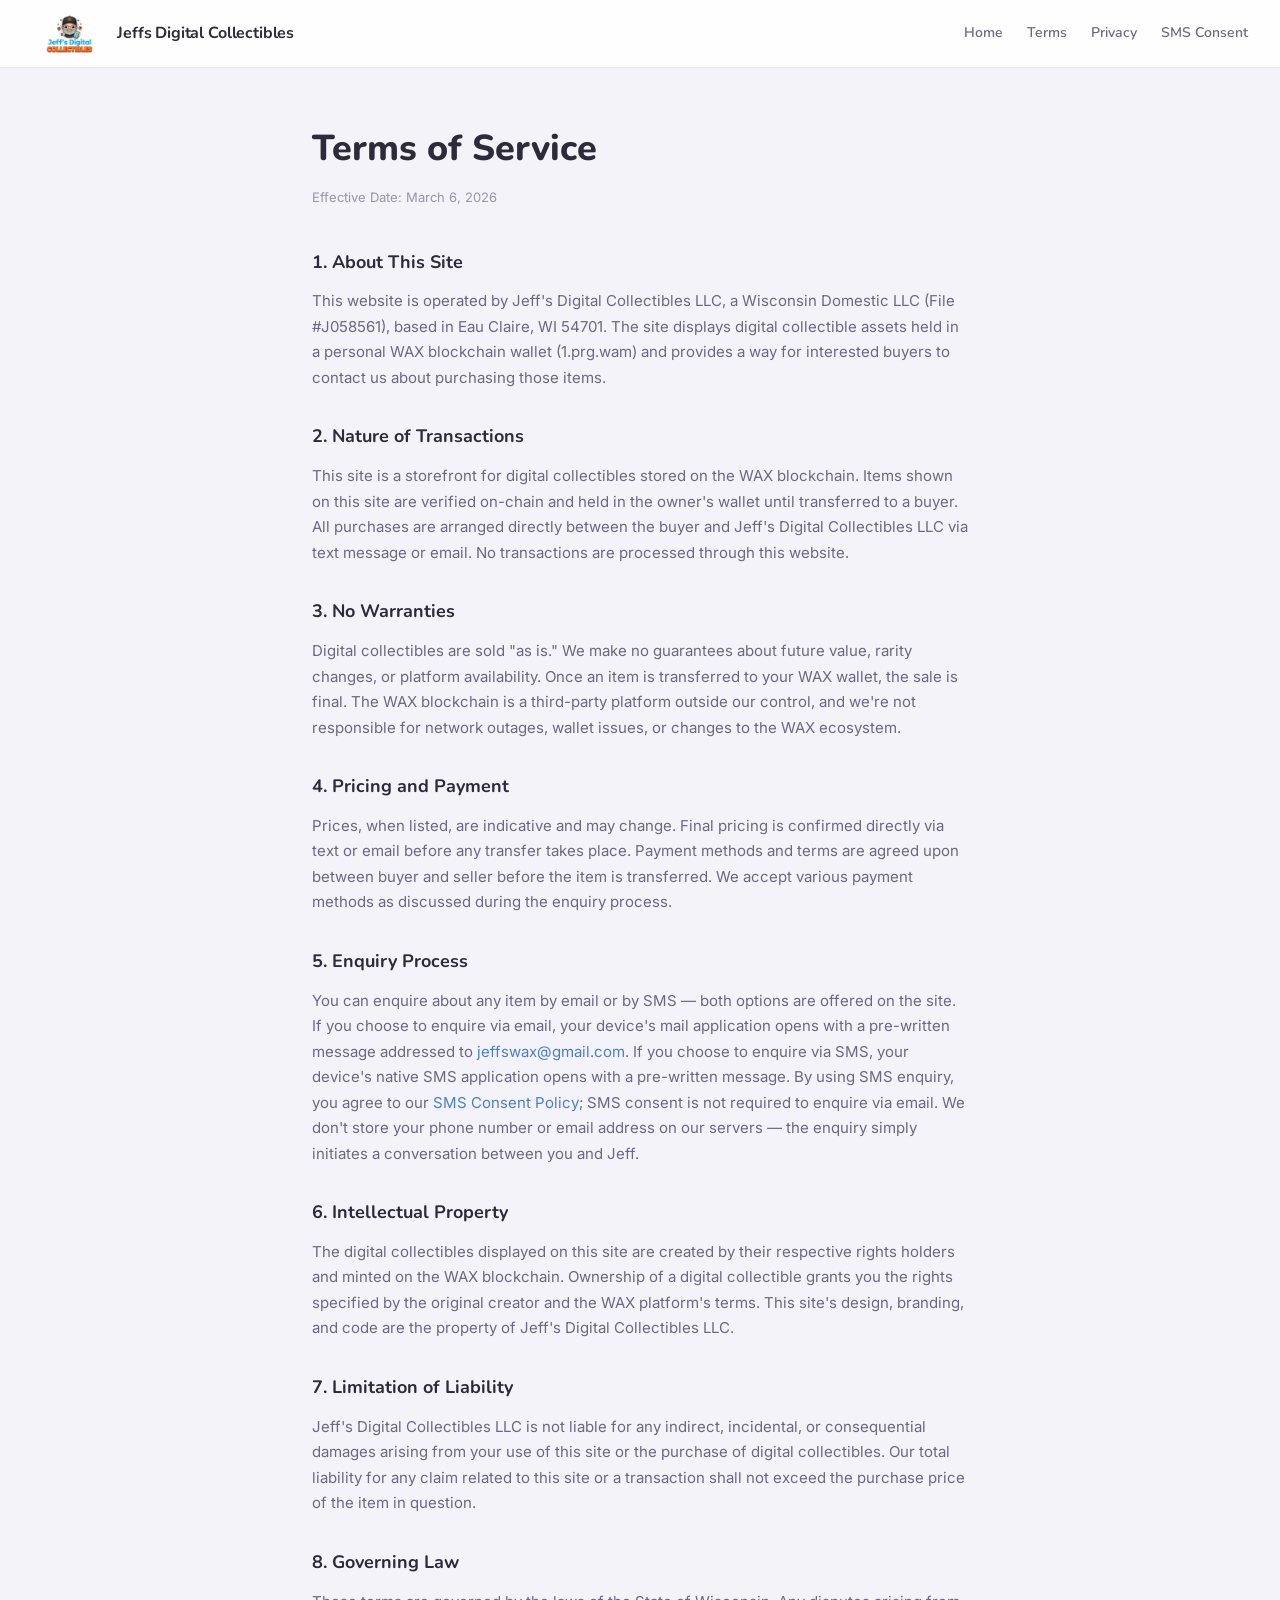
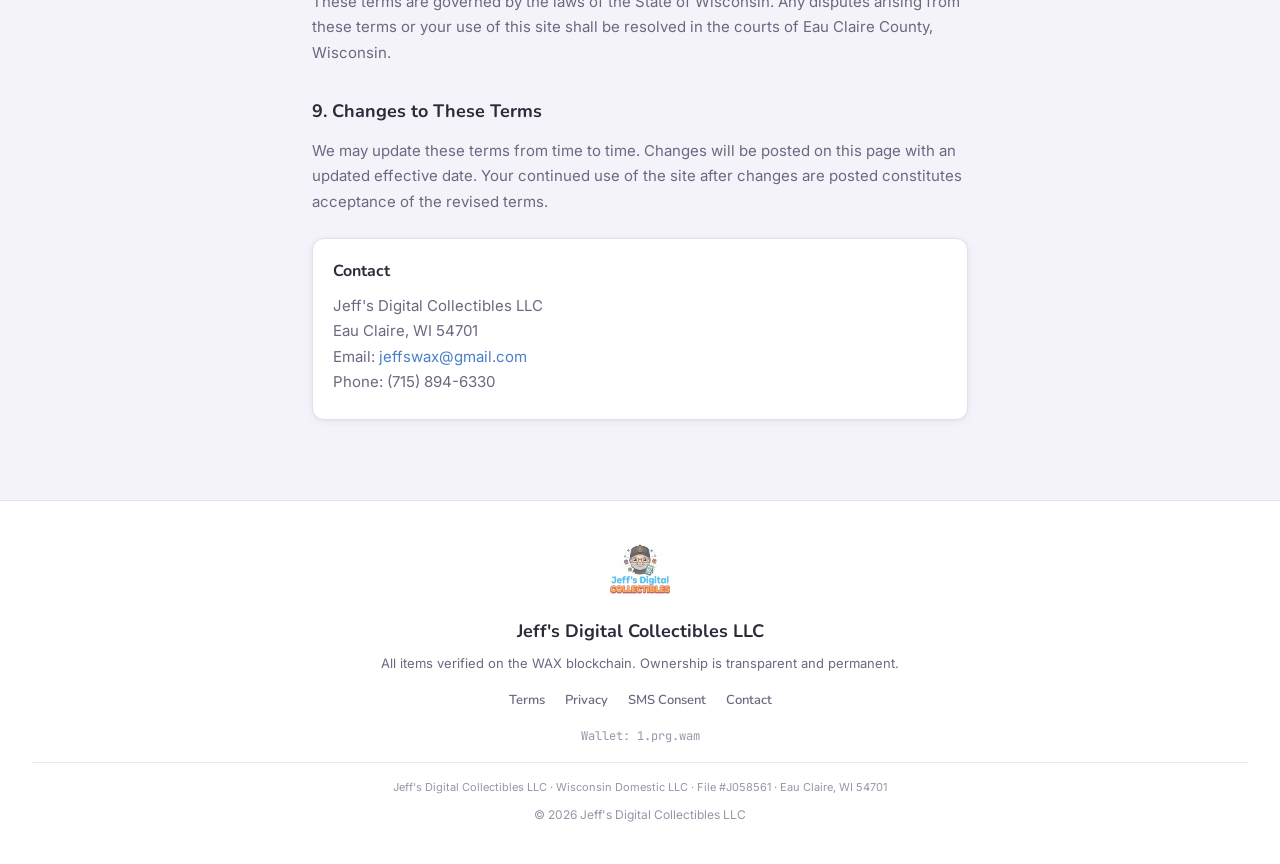
<file: terms.html>
<!DOCTYPE html>
<html lang="en">
<head>
  <meta charset="UTF-8">
  <meta name="viewport" content="width=device-width, initial-scale=1.0">
  <title>Terms of Service - Jeffs Digital Collectibles</title>
  <meta name="description" content="Terms of Service for Jeff's Digital Collectibles LLC.">
  <link rel="preconnect" href="https://fonts.googleapis.com">
  <link rel="preconnect" href="https://fonts.gstatic.com" crossorigin>
  <link href="https://fonts.googleapis.com/css2?family=Nunito:wght@500;600;700;800&family=Inter:wght@400;500;600;700&family=JetBrains+Mono:wght@400;500&display=swap" rel="stylesheet">
  <link rel="stylesheet" href="/style.css">
</head>
<body>

  <!-- NAV -->
  <nav class="site-nav" id="site-nav">
    <a href="/" class="nav-brand">
      <img src="/logo.png" alt="Jeff's Digital Collectibles" class="nav-logo-img">
      <span class="nav-brand-text">Jeffs Digital Collectibles</span>
    </a>
    <div class="nav-links" id="nav-links">
      <a href="/" class="nav-link">Home</a>
      <a href="/terms" class="nav-link">Terms</a>
      <a href="/privacy" class="nav-link">Privacy</a>
      <a href="/sms-consent" class="nav-link">SMS Consent</a>
    </div>
    <button class="nav-hamburger" id="nav-hamburger" aria-label="Menu">
      <span></span><span></span><span></span>
    </button>
  </nav>

  <!-- CONTENT -->
  <main class="legal-page">
    <h1>Terms of Service</h1>
    <p class="legal-effective">Effective Date: March 6, 2026</p>

    <h2>1. About This Site</h2>
    <p>This website is operated by Jeff's Digital Collectibles LLC, a Wisconsin Domestic LLC (File #J058561), based in Eau Claire, WI 54701. The site displays digital collectible assets held in a personal WAX blockchain wallet (1.prg.wam) and provides a way for interested buyers to contact us about purchasing those items.</p>

    <h2>2. Nature of Transactions</h2>
    <p>This site is a storefront for digital collectibles stored on the WAX blockchain. Items shown on this site are verified on-chain and held in the owner's wallet until transferred to a buyer. All purchases are arranged directly between the buyer and Jeff's Digital Collectibles LLC via text message or email. No transactions are processed through this website.</p>

    <h2>3. No Warranties</h2>
    <p>Digital collectibles are sold "as is." We make no guarantees about future value, rarity changes, or platform availability. Once an item is transferred to your WAX wallet, the sale is final. The WAX blockchain is a third-party platform outside our control, and we're not responsible for network outages, wallet issues, or changes to the WAX ecosystem.</p>

    <h2>4. Pricing and Payment</h2>
    <p>Prices, when listed, are indicative and may change. Final pricing is confirmed directly via text or email before any transfer takes place. Payment methods and terms are agreed upon between buyer and seller before the item is transferred. We accept various payment methods as discussed during the enquiry process.</p>

    <h2>5. Enquiry Process</h2>
    <p>You can enquire about any item by email or by SMS — both options are offered on the site. If you choose to enquire via email, your device's mail application opens with a pre-written message addressed to <a href="mailto:jeffswax@gmail.com">jeffswax@gmail.com</a>. If you choose to enquire via SMS, your device's native SMS application opens with a pre-written message. By using SMS enquiry, you agree to our <a href="/sms-consent">SMS Consent Policy</a>; SMS consent is not required to enquire via email. We don't store your phone number or email address on our servers — the enquiry simply initiates a conversation between you and Jeff.</p>

    <h2>6. Intellectual Property</h2>
    <p>The digital collectibles displayed on this site are created by their respective rights holders and minted on the WAX blockchain. Ownership of a digital collectible grants you the rights specified by the original creator and the WAX platform's terms. This site's design, branding, and code are the property of Jeff's Digital Collectibles LLC.</p>

    <h2>7. Limitation of Liability</h2>
    <p>Jeff's Digital Collectibles LLC is not liable for any indirect, incidental, or consequential damages arising from your use of this site or the purchase of digital collectibles. Our total liability for any claim related to this site or a transaction shall not exceed the purchase price of the item in question.</p>

    <h2>8. Governing Law</h2>
    <p>These terms are governed by the laws of the State of Wisconsin. Any disputes arising from these terms or your use of this site shall be resolved in the courts of Eau Claire County, Wisconsin.</p>

    <h2>9. Changes to These Terms</h2>
    <p>We may update these terms from time to time. Changes will be posted on this page with an updated effective date. Your continued use of the site after changes are posted constitutes acceptance of the revised terms.</p>

    <div class="legal-contact">
      <h3>Contact</h3>
      <p>
        Jeff's Digital Collectibles LLC<br>
        Eau Claire, WI 54701<br>
        Email: <a href="mailto:jeffswax@gmail.com">jeffswax@gmail.com</a><br>
        Phone: (715) 894-6330
      </p>
    </div>
  </main>

  <!-- FOOTER -->
  <footer class="site-footer">
    <img src="/logo.png" alt="Jeff's Digital Collectibles" class="footer-logo-img">
    <div class="footer-brand">Jeff's Digital Collectibles LLC</div>
    <div class="footer-note">All items verified on the WAX blockchain. Ownership is transparent and permanent.</div>
    <div class="footer-links">
      <a href="/terms">Terms</a>
      <a href="/privacy">Privacy</a>
      <a href="/sms-consent">SMS Consent</a>
      <a href="mailto:jeffswax@gmail.com">Contact</a>
    </div>
    <div class="footer-wallet">Wallet: 1.prg.wam</div>
    <div class="footer-legal">
      Jeff's Digital Collectibles LLC &middot; Wisconsin Domestic LLC &middot; File #J058561 &middot; Eau Claire, WI 54701
    </div>
    <div class="footer-copy">&copy; 2026 Jeff's Digital Collectibles LLC</div>
  </footer>

  <script>
    // Hamburger menu toggle
    var hamburger = document.getElementById('nav-hamburger');
    var navLinks = document.getElementById('nav-links');
    if (hamburger) {
      hamburger.addEventListener('click', function () {
        navLinks.classList.toggle('open');
        hamburger.classList.toggle('open');
      });
      navLinks.addEventListener('click', function (e) {
        if (e.target.classList.contains('nav-link')) {
          navLinks.classList.remove('open');
          hamburger.classList.remove('open');
        }
      });
    }
    // Nav scroll
    var navEl = document.getElementById('site-nav');
    window.addEventListener('scroll', function () {
      if (window.scrollY > 40) navEl.classList.add('scrolled');
      else navEl.classList.remove('scrolled');
    });
  </script>
</body>
</html>
</file>
<file: style.css>
/* Jeff's Digital Collectibles - Storefront Styles */

:root {
  --color-bg: #f5f3fa;
  --color-bg-raised: #ffffff;
  --color-bg-card: #ffffff;
  --color-bg-hover: #f0edf7;
  --color-border: #e2dff0;
  --color-border-subtle: #ebe8f4;
  --color-blue: #4a7fc7;
  --color-blue-dim: #3a6aab;
  --color-blue-glow: rgba(74, 127, 199, 0.12);
  --color-orange: #e8943a;
  --color-orange-dim: #d07e2a;
  --color-purple: #7c5cbf;
  --color-purple-glow: rgba(124, 92, 191, 0.1);
  --color-text: #2d2b3a;
  --color-text-muted: #6b6880;
  --color-text-dim: #9895a8;
  --color-white: #ffffff;
  --color-success: #2da862;
  --color-error: #e05252;
  --font-display: 'Nunito', 'Inter', -apple-system, BlinkMacSystemFont, 'Segoe UI', sans-serif;
  --font-body: 'Inter', -apple-system, BlinkMacSystemFont, 'Segoe UI', sans-serif;
  --font-mono: 'JetBrains Mono', 'Fira Code', monospace;
  --radius-sm: 8px;
  --radius-md: 12px;
  --radius-lg: 16px;
  --radius-xl: 24px;
  --shadow-card: 0 2px 8px rgba(45, 43, 58, 0.06), 0 1px 3px rgba(45, 43, 58, 0.04);
  --shadow-hover: 0 8px 24px rgba(45, 43, 58, 0.1), 0 0 0 1px var(--color-blue);
  --transition: 0.25s cubic-bezier(0.4, 0, 0.2, 1);
}

*, *::before, *::after {
  margin: 0;
  padding: 0;
  box-sizing: border-box;
}

html {
  scroll-behavior: smooth;
  -webkit-font-smoothing: antialiased;
  -moz-osx-font-smoothing: grayscale;
}

body {
  font-family: var(--font-body);
  background: var(--color-bg);
  color: var(--color-text);
  line-height: 1.6;
  min-height: 100vh;
}

/* ============================================
   NAV
   ============================================ */

.site-nav {
  position: fixed;
  top: 0;
  left: 0;
  right: 0;
  z-index: 100;
  padding: 0 32px;
  height: 68px;
  display: flex;
  align-items: center;
  justify-content: space-between;
  background: rgba(255, 255, 255, 0.9);
  backdrop-filter: blur(16px);
  -webkit-backdrop-filter: blur(16px);
  border-bottom: 1px solid var(--color-border-subtle);
  transition: background var(--transition), box-shadow var(--transition);
}

.site-nav.scrolled {
  background: rgba(255, 255, 255, 0.97);
  box-shadow: 0 1px 8px rgba(45, 43, 58, 0.06);
  border-bottom-color: var(--color-border);
}

.nav-brand {
  display: flex;
  align-items: center;
  gap: 10px;
  text-decoration: none;
  flex-shrink: 0;
}

.nav-logo-img {
  height: 42px;
  width: auto;
  flex-shrink: 0;
}

.nav-brand-text {
  font-family: var(--font-display);
  font-size: 16px;
  font-weight: 700;
  color: var(--color-text);
  letter-spacing: -0.01em;
}

.nav-links {
  display: flex;
  align-items: center;
  gap: 24px;
}

.nav-link {
  font-family: var(--font-display);
  font-size: 14px;
  font-weight: 600;
  color: var(--color-text-muted);
  text-decoration: none;
  transition: color var(--transition);
  white-space: nowrap;
}

.nav-link:hover {
  color: var(--color-blue);
}

.nav-hamburger {
  display: none;
  flex-direction: column;
  gap: 5px;
  padding: 8px;
  background: none;
  border: none;
  cursor: pointer;
}

.nav-hamburger span {
  display: block;
  width: 22px;
  height: 2px;
  background: var(--color-text-muted);
  border-radius: 2px;
  transition: all var(--transition);
}

.nav-hamburger.open span:nth-child(1) {
  transform: rotate(45deg) translate(5px, 5px);
}

.nav-hamburger.open span:nth-child(2) {
  opacity: 0;
}

.nav-hamburger.open span:nth-child(3) {
  transform: rotate(-45deg) translate(5px, -5px);
}

/* ============================================
   HERO
   ============================================ */

.hero {
  position: relative;
  padding: 130px 32px 70px;
  text-align: center;
  overflow: hidden;
  background: #ffffff;
}

.hero-logo {
  margin-bottom: 20px;
  position: relative;
}

.hero-logo-img {
  max-width: 280px;
  height: auto;
  animation: logo-fade-in 0.8s ease-out;
}

@keyframes logo-fade-in {
  from { opacity: 0; transform: scale(0.9) translateY(10px); }
  to { opacity: 1; transform: scale(1) translateY(0); }
}

.hero-badge {
  display: inline-flex;
  align-items: center;
  gap: 8px;
  padding: 6px 16px;
  background: var(--color-white);
  border: 1px solid var(--color-border);
  border-radius: 100px;
  font-family: var(--font-display);
  font-size: 12px;
  font-weight: 600;
  color: var(--color-text-muted);
  margin-bottom: 28px;
  box-shadow: 0 1px 4px rgba(45, 43, 58, 0.04);
}

.hero-badge-dot {
  width: 7px;
  height: 7px;
  background: var(--color-success);
  border-radius: 50%;
  animation: pulse-dot 2s ease-in-out infinite;
}

@keyframes pulse-dot {
  0%, 100% { opacity: 1; }
  50% { opacity: 0.4; }
}

.hero h1 {
  font-family: var(--font-display);
  font-size: clamp(36px, 6vw, 60px);
  font-weight: 800;
  color: var(--color-text);
  line-height: 1.1;
  margin-bottom: 18px;
  position: relative;
}

.hero h1 span {
  color: var(--color-blue);
}

.hero-sub {
  font-size: clamp(15px, 2vw, 18px);
  color: var(--color-text-muted);
  max-width: 520px;
  margin: 0 auto 36px;
  line-height: 1.65;
}

.hero-stats {
  display: flex;
  justify-content: center;
  gap: 48px;
  margin-top: 40px;
}

.hero-stat {
  text-align: center;
}

.hero-stat-value {
  font-family: var(--font-display);
  font-size: 30px;
  font-weight: 800;
  color: var(--color-text);
  line-height: 1;
}

.hero-stat-label {
  font-family: var(--font-display);
  font-size: 12px;
  font-weight: 600;
  color: var(--color-text-dim);
  margin-top: 6px;
  text-transform: uppercase;
  letter-spacing: 0.08em;
}

/* ============================================
   SECTION COMMON
   ============================================ */

.section {
  padding: 80px 32px;
  max-width: 1240px;
  margin: 0 auto;
}

.section-header {
  text-align: center;
  margin-bottom: 48px;
}

.section-label {
  font-family: var(--font-display);
  font-size: 12px;
  font-weight: 700;
  text-transform: uppercase;
  letter-spacing: 0.1em;
  color: var(--color-purple);
  margin-bottom: 10px;
}

.section-title {
  font-family: var(--font-display);
  font-size: clamp(26px, 4vw, 38px);
  font-weight: 800;
  color: var(--color-text);
  letter-spacing: -0.01em;
}

.section-subtitle {
  font-size: 15px;
  color: var(--color-text-muted);
  margin-top: 10px;
  max-width: 500px;
  margin-left: auto;
  margin-right: auto;
}

/* ============================================
   COLLECTION FILTER
   ============================================ */

.collection-filter {
  margin-top: 24px;
  display: flex;
  align-items: center;
  justify-content: center;
  gap: 12px;
}

.filter-label {
  font-family: var(--font-display);
  font-size: 14px;
  color: var(--color-text-muted);
  font-weight: 600;
}

.filter-select {
  font-family: var(--font-display);
  font-size: 14px;
  font-weight: 600;
  color: var(--color-text);
  background: var(--color-white);
  border: 1.5px solid var(--color-border);
  border-radius: var(--radius-sm);
  padding: 10px 36px 10px 14px;
  cursor: pointer;
  transition: border-color var(--transition), box-shadow var(--transition);
  appearance: none;
  -webkit-appearance: none;
  background-image: url("data:image/svg+xml,%3Csvg xmlns='http://www.w3.org/2000/svg' width='12' height='12' viewBox='0 0 12 12'%3E%3Cpath fill='%236b6880' d='M2 4l4 4 4-4'/%3E%3C/svg%3E");
  background-repeat: no-repeat;
  background-position: right 12px center;
  box-shadow: 0 1px 3px rgba(45, 43, 58, 0.04);
}

.filter-select:hover,
.filter-select:focus {
  border-color: var(--color-blue);
  outline: none;
  box-shadow: 0 0 0 3px var(--color-blue-glow);
}

.filter-select option {
  background: var(--color-white);
  color: var(--color-text);
}

/* ============================================
   COLLECTION GRID
   ============================================ */

.collection-grid {
  display: grid;
  grid-template-columns: repeat(auto-fill, minmax(300px, 1fr));
  gap: 24px;
}

.card {
  background: var(--color-bg-card);
  border: 1px solid var(--color-border-subtle);
  border-radius: var(--radius-lg);
  overflow: hidden;
  box-shadow: var(--shadow-card);
  transition: transform var(--transition), box-shadow var(--transition), border-color var(--transition);
  cursor: default;
}

.card:hover {
  transform: translateY(-4px);
  box-shadow: var(--shadow-hover);
  border-color: var(--color-blue);
}

.card-image-wrap {
  position: relative;
  width: 100%;
  padding-top: 100%;
  background: var(--color-bg);
  overflow: hidden;
}

.card-image-wrap img,
.card-image-wrap video {
  position: absolute;
  top: 0;
  left: 0;
  width: 100%;
  height: 100%;
  object-fit: contain;
  padding: 16px;
  transition: transform 0.4s ease;
}

.card:hover .card-image-wrap img,
.card:hover .card-image-wrap video {
  transform: scale(1.05);
}

.card-image-shimmer {
  position: absolute;
  top: 0;
  left: 0;
  width: 100%;
  height: 100%;
  background: linear-gradient(110deg, var(--color-bg) 30%, var(--color-border-subtle) 50%, var(--color-bg) 70%);
  background-size: 200% 100%;
  animation: shimmer 1.5s ease-in-out infinite;
}

@keyframes shimmer {
  0% { background-position: 200% 0; }
  100% { background-position: -200% 0; }
}

.card-image-placeholder {
  position: absolute;
  top: 0;
  left: 0;
  width: 100%;
  height: 100%;
  display: flex;
  align-items: center;
  justify-content: center;
  color: var(--color-text-dim);
  font-size: 14px;
}

.card-body {
  padding: 20px;
}

.card-collection {
  display: inline-block;
  font-family: var(--font-display);
  font-size: 11px;
  font-weight: 700;
  text-transform: uppercase;
  letter-spacing: 0.06em;
  color: var(--color-purple);
  background: var(--color-purple-glow);
  padding: 3px 10px;
  border-radius: 100px;
  margin-bottom: 10px;
}

.card-name {
  font-family: var(--font-display);
  font-size: 17px;
  font-weight: 700;
  color: var(--color-text);
  line-height: 1.3;
  margin-bottom: 6px;
}

.card-asset-id {
  font-family: var(--font-mono);
  font-size: 11px;
  color: var(--color-text-dim);
  margin-bottom: 14px;
}

.card-meta {
  font-size: 12px;
  color: var(--color-text-muted);
  margin-bottom: 8px;
  display: flex;
  gap: 8px;
  flex-wrap: wrap;
}

.card-rarity {
  color: var(--color-orange);
  font-weight: 600;
}

.card-variant {
  color: var(--color-text-dim);
}

.card-qty {
  font-family: var(--font-mono);
  font-size: 11px;
  color: var(--color-success);
  font-weight: 500;
  margin-bottom: 10px;
}

.card-note {
  font-size: 13px;
  color: var(--color-text-muted);
  margin-bottom: 14px;
  font-style: italic;
}

.card-footer {
  display: flex;
  align-items: center;
  justify-content: space-between;
  padding-top: 14px;
  border-top: 1px solid var(--color-border-subtle);
}

.card-price {
  font-family: var(--font-display);
  font-size: 20px;
  font-weight: 800;
  color: var(--color-text);
}

.card-cta {
  display: inline-flex;
  align-items: center;
  gap: 6px;
  padding: 9px 20px;
  font-family: var(--font-display);
  font-size: 13px;
  font-weight: 700;
  color: var(--color-white);
  background: var(--color-blue);
  border: none;
  border-radius: var(--radius-sm);
  cursor: pointer;
  text-decoration: none;
  transition: all var(--transition);
}

.card-cta:hover {
  background: var(--color-blue-dim);
  transform: translateY(-1px);
  box-shadow: 0 4px 12px rgba(74, 127, 199, 0.3);
}

/* ============================================
   HOW TO BUY
   ============================================ */

.how-grid {
  display: grid;
  grid-template-columns: repeat(auto-fit, minmax(240px, 1fr));
  gap: 24px;
  margin-top: 8px;
}

.how-card {
  background: var(--color-bg-card);
  border: 1px solid var(--color-border-subtle);
  border-radius: var(--radius-lg);
  padding: 32px 24px;
  text-align: center;
  box-shadow: var(--shadow-card);
}

.how-number {
  width: 48px;
  height: 48px;
  background: var(--color-blue-glow);
  border: 2px solid var(--color-blue);
  border-radius: 50%;
  display: inline-flex;
  align-items: center;
  justify-content: center;
  font-family: var(--font-display);
  font-size: 20px;
  font-weight: 800;
  color: var(--color-blue);
  margin-bottom: 16px;
}

.how-card h3 {
  font-family: var(--font-display);
  font-size: 17px;
  font-weight: 700;
  color: var(--color-text);
  margin-bottom: 8px;
}

.how-card p {
  font-size: 14px;
  color: var(--color-text-muted);
  line-height: 1.65;
}

/* ============================================
   ENQUIRY MODAL
   ============================================ */

.modal-overlay {
  position: fixed;
  inset: 0;
  z-index: 200;
  background: rgba(45, 43, 58, 0.5);
  backdrop-filter: blur(8px);
  -webkit-backdrop-filter: blur(8px);
  display: flex;
  align-items: center;
  justify-content: center;
  opacity: 0;
  pointer-events: none;
  transition: opacity 0.2s ease;
}

.modal-overlay.open {
  opacity: 1;
  pointer-events: all;
}

.modal-box {
  background: var(--color-white);
  border: 1px solid var(--color-border);
  border-radius: var(--radius-xl);
  padding: 32px;
  max-width: 480px;
  width: 90%;
  max-height: 90vh;
  overflow-y: auto;
  box-shadow: 0 16px 48px rgba(45, 43, 58, 0.15);
}

.modal-header {
  display: flex;
  align-items: flex-start;
  justify-content: space-between;
  margin-bottom: 20px;
}

.modal-title {
  font-family: var(--font-display);
  font-size: 22px;
  font-weight: 800;
  color: var(--color-text);
}

.modal-close {
  background: none;
  border: none;
  color: var(--color-text-dim);
  font-size: 28px;
  cursor: pointer;
  padding: 0;
  line-height: 1;
  transition: color var(--transition);
}

.modal-close:hover {
  color: var(--color-text);
}

.modal-item-info {
  background: var(--color-bg);
  border: 1px solid var(--color-border-subtle);
  border-radius: var(--radius-md);
  padding: 16px;
  margin-bottom: 20px;
}

.modal-item-collection {
  font-family: var(--font-display);
  font-size: 11px;
  font-weight: 700;
  text-transform: uppercase;
  letter-spacing: 0.06em;
  color: var(--color-purple);
  margin-bottom: 4px;
}

.modal-item-name {
  font-family: var(--font-display);
  font-size: 17px;
  font-weight: 700;
  color: var(--color-text);
}

.modal-item-id {
  font-family: var(--font-mono);
  font-size: 11px;
  color: var(--color-text-dim);
  margin-top: 4px;
}

.modal-desc {
  font-size: 14px;
  color: var(--color-text-muted);
  margin-bottom: 20px;
  line-height: 1.5;
}

.modal-label {
  display: block;
  font-family: var(--font-display);
  font-size: 13px;
  font-weight: 600;
  color: var(--color-text-muted);
  margin-bottom: 6px;
}

.modal-input {
  width: 100%;
  font-family: var(--font-body);
  font-size: 15px;
  color: var(--color-text);
  background: var(--color-white);
  border: 1.5px solid var(--color-border);
  border-radius: var(--radius-sm);
  padding: 10px 14px;
  margin-bottom: 16px;
  transition: border-color var(--transition), box-shadow var(--transition);
}

.modal-input:focus {
  outline: none;
  border-color: var(--color-blue);
  box-shadow: 0 0 0 3px var(--color-blue-glow);
}

.modal-input::placeholder {
  color: var(--color-text-dim);
}

.modal-checkbox-wrap {
  display: flex;
  gap: 10px;
  align-items: flex-start;
  margin-bottom: 24px;
  cursor: pointer;
}

.modal-checkbox-wrap input[type="checkbox"] {
  margin-top: 3px;
  flex-shrink: 0;
  accent-color: var(--color-blue);
  width: 16px;
  height: 16px;
}

.modal-checkbox-text {
  font-size: 12px;
  color: var(--color-text-muted);
  line-height: 1.5;
}

.modal-checkbox-text a {
  color: var(--color-blue);
  text-decoration: none;
}

.modal-checkbox-text a:hover {
  text-decoration: underline;
}

.modal-actions {
  display: flex;
  gap: 12px;
}

.modal-btn {
  flex: 1;
  padding: 12px 20px;
  font-family: var(--font-display);
  font-size: 14px;
  font-weight: 700;
  border-radius: var(--radius-sm);
  cursor: pointer;
  text-decoration: none;
  text-align: center;
  transition: all var(--transition);
  border: none;
}

.modal-btn-primary {
  background: var(--color-blue);
  color: var(--color-white);
}

.modal-btn-primary:hover:not(:disabled) {
  background: var(--color-blue-dim);
  box-shadow: 0 4px 12px rgba(74, 127, 199, 0.3);
}

.modal-btn-primary:disabled {
  opacity: 0.4;
  cursor: not-allowed;
}

.modal-btn-secondary {
  background: var(--color-bg);
  color: var(--color-text-muted);
  border: 1.5px solid var(--color-border);
}

.modal-btn-secondary:hover {
  color: var(--color-text);
  border-color: var(--color-text-dim);
}

.modal-btn-email {
  display: block;
  width: 100%;
  margin-bottom: 4px;
}

.modal-divider {
  display: flex;
  align-items: center;
  gap: 12px;
  margin: 18px 0 14px;
  color: var(--color-text-muted);
  font-size: 12px;
  font-weight: 600;
  text-transform: uppercase;
  letter-spacing: 0.06em;
}

.modal-divider::before,
.modal-divider::after {
  content: "";
  flex: 1;
  height: 1px;
  background: var(--color-border);
}

.modal-confirm {
  text-align: center;
}

.modal-check-icon {
  margin-bottom: 16px;
}

.modal-check-icon svg circle {
  fill: rgba(74, 127, 199, 0.12);
}

.modal-check-icon svg path {
  stroke: var(--color-blue);
}

.modal-confirm .modal-desc {
  max-width: 320px;
  margin-left: auto;
  margin-right: auto;
}

/* ============================================
   STATES: LOADING, EMPTY, ERROR
   ============================================ */

.state-message {
  text-align: center;
  padding: 80px 32px;
}

.state-message h3 {
  font-family: var(--font-display);
  font-size: 20px;
  font-weight: 700;
  color: var(--color-text);
  margin-bottom: 8px;
}

.state-message p {
  font-size: 14px;
  color: var(--color-text-muted);
}

.loading-spinner {
  width: 36px;
  height: 36px;
  border: 3px solid var(--color-border);
  border-top-color: var(--color-blue);
  border-radius: 50%;
  animation: spin 0.8s linear infinite;
  margin: 0 auto 20px;
}

@keyframes spin {
  to { transform: rotate(360deg); }
}

/* ============================================
   FOOTER
   ============================================ */

.site-footer {
  border-top: 1px solid var(--color-border);
  padding: 40px 32px;
  text-align: center;
  background: var(--color-white);
}

.footer-logo-img {
  height: 56px;
  width: auto;
  margin-bottom: 12px;
  opacity: 0.7;
}

.footer-brand {
  font-family: var(--font-display);
  font-size: 18px;
  font-weight: 700;
  color: var(--color-text);
  margin-bottom: 8px;
}

.footer-note {
  font-size: 13px;
  color: var(--color-text-muted);
  margin-bottom: 16px;
}

.footer-links {
  display: flex;
  gap: 20px;
  justify-content: center;
  flex-wrap: wrap;
  margin-bottom: 16px;
}

.footer-links a {
  font-family: var(--font-display);
  font-size: 13px;
  font-weight: 600;
  color: var(--color-text-muted);
  text-decoration: none;
  transition: color var(--transition);
}

.footer-links a:hover {
  color: var(--color-blue);
}

.footer-wallet {
  font-family: var(--font-mono);
  font-size: 12px;
  color: var(--color-text-dim);
  margin-bottom: 16px;
}

.footer-legal {
  font-size: 11px;
  color: var(--color-text-dim);
  margin-bottom: 8px;
  padding-top: 16px;
  border-top: 1px solid var(--color-border-subtle);
}

.footer-copy {
  font-size: 12px;
  color: var(--color-text-dim);
}

/* ============================================
   PAGINATION
   ============================================ */

.pagination {
  display: flex;
  align-items: center;
  justify-content: center;
  gap: 6px;
  margin-top: 40px;
  flex-wrap: wrap;
}

.page-btn {
  font-family: var(--font-display);
  font-size: 14px;
  font-weight: 600;
  color: var(--color-text-muted);
  background: var(--color-white);
  border: 1.5px solid var(--color-border);
  border-radius: var(--radius-sm);
  padding: 8px 14px;
  cursor: pointer;
  transition: all var(--transition);
}

.page-btn:hover:not(.disabled):not(.active) {
  color: var(--color-text);
  border-color: var(--color-blue);
  background: var(--color-blue-glow);
}

.page-btn.active {
  color: var(--color-white);
  background: var(--color-blue);
  border-color: var(--color-blue);
  font-weight: 700;
}

.page-btn.disabled {
  opacity: 0.3;
  cursor: not-allowed;
}

.page-ellipsis {
  color: var(--color-text-dim);
  padding: 0 4px;
  font-size: 14px;
}

.page-info {
  font-size: 13px;
  color: var(--color-text-dim);
  margin-left: 12px;
}

/* ============================================
   LEGAL PAGES
   ============================================ */

.legal-page {
  max-width: 720px;
  margin: 0 auto;
  padding: 120px 32px 80px;
}

.legal-page h1 {
  font-family: var(--font-display);
  font-size: 36px;
  font-weight: 800;
  color: var(--color-text);
  margin-bottom: 8px;
}

.legal-page .legal-effective,
.legal-page .legal-updated {
  font-size: 13px;
  color: var(--color-text-dim);
  margin-bottom: 40px;
}

.legal-page h2 {
  font-family: var(--font-display);
  font-size: 18px;
  font-weight: 700;
  color: var(--color-text);
  margin-top: 32px;
  margin-bottom: 12px;
}

.legal-page p {
  font-size: 15px;
  color: var(--color-text-muted);
  line-height: 1.7;
  margin-bottom: 16px;
}

.legal-page ul {
  list-style: disc;
  padding-left: 24px;
  margin-bottom: 16px;
}

.legal-page li {
  font-size: 15px;
  color: var(--color-text-muted);
  line-height: 1.7;
  margin-bottom: 6px;
}

.legal-page a {
  color: var(--color-blue);
  text-decoration: none;
}

.legal-page a:hover {
  text-decoration: underline;
}

.legal-page .legal-contact {
  background: var(--color-white);
  border: 1px solid var(--color-border);
  border-radius: var(--radius-md);
  padding: 20px;
  margin-top: 24px;
  box-shadow: var(--shadow-card);
}

.legal-page .legal-contact h3 {
  font-family: var(--font-display);
  font-size: 16px;
  font-weight: 700;
  color: var(--color-text);
  margin-bottom: 8px;
}

.legal-page .legal-contact p {
  margin-bottom: 4px;
}

/* ============================================
   RESPONSIVE
   ============================================ */

@media (max-width: 768px) {
  .site-nav {
    padding: 0 16px;
    flex-wrap: wrap;
  }

  .nav-hamburger {
    display: flex;
  }

  .nav-links {
    display: none;
    width: 100%;
    flex-direction: column;
    gap: 0;
    padding: 8px 0 16px;
    order: 3;
  }

  .nav-links.open {
    display: flex;
  }

  .nav-link {
    padding: 10px 0;
    font-size: 14px;
    border-bottom: 1px solid var(--color-border-subtle);
    width: 100%;
  }

  .nav-link:last-child {
    border-bottom: none;
  }

  .site-nav {
    height: auto;
    min-height: 68px;
  }

  .hero {
    padding: 120px 20px 60px;
  }

  .hero-logo-img {
    max-width: 200px;
  }

  .hero-stats {
    gap: 24px;
  }

  .hero-stat-value {
    font-size: 24px;
  }

  .section {
    padding: 60px 20px;
  }

  .collection-grid {
    grid-template-columns: repeat(auto-fill, minmax(260px, 1fr));
    gap: 16px;
  }

  .card-body {
    padding: 16px;
  }

  .card-footer {
    flex-direction: column;
    gap: 12px;
    align-items: stretch;
  }

  .card-cta {
    text-align: center;
    justify-content: center;
  }

  .modal-box {
    padding: 24px;
    margin: 16px;
  }

  .modal-actions {
    flex-direction: column;
  }

  .legal-page {
    padding: 100px 20px 60px;
  }
}

@media (max-width: 480px) {
  .collection-grid {
    grid-template-columns: 1fr;
  }

  .hero h1 {
    font-size: 28px;
  }

  .how-grid {
    grid-template-columns: 1fr;
  }

  .nav-brand-text {
    font-size: 14px;
  }

  .nav-logo-img {
    height: 36px;
  }
}
</file>
